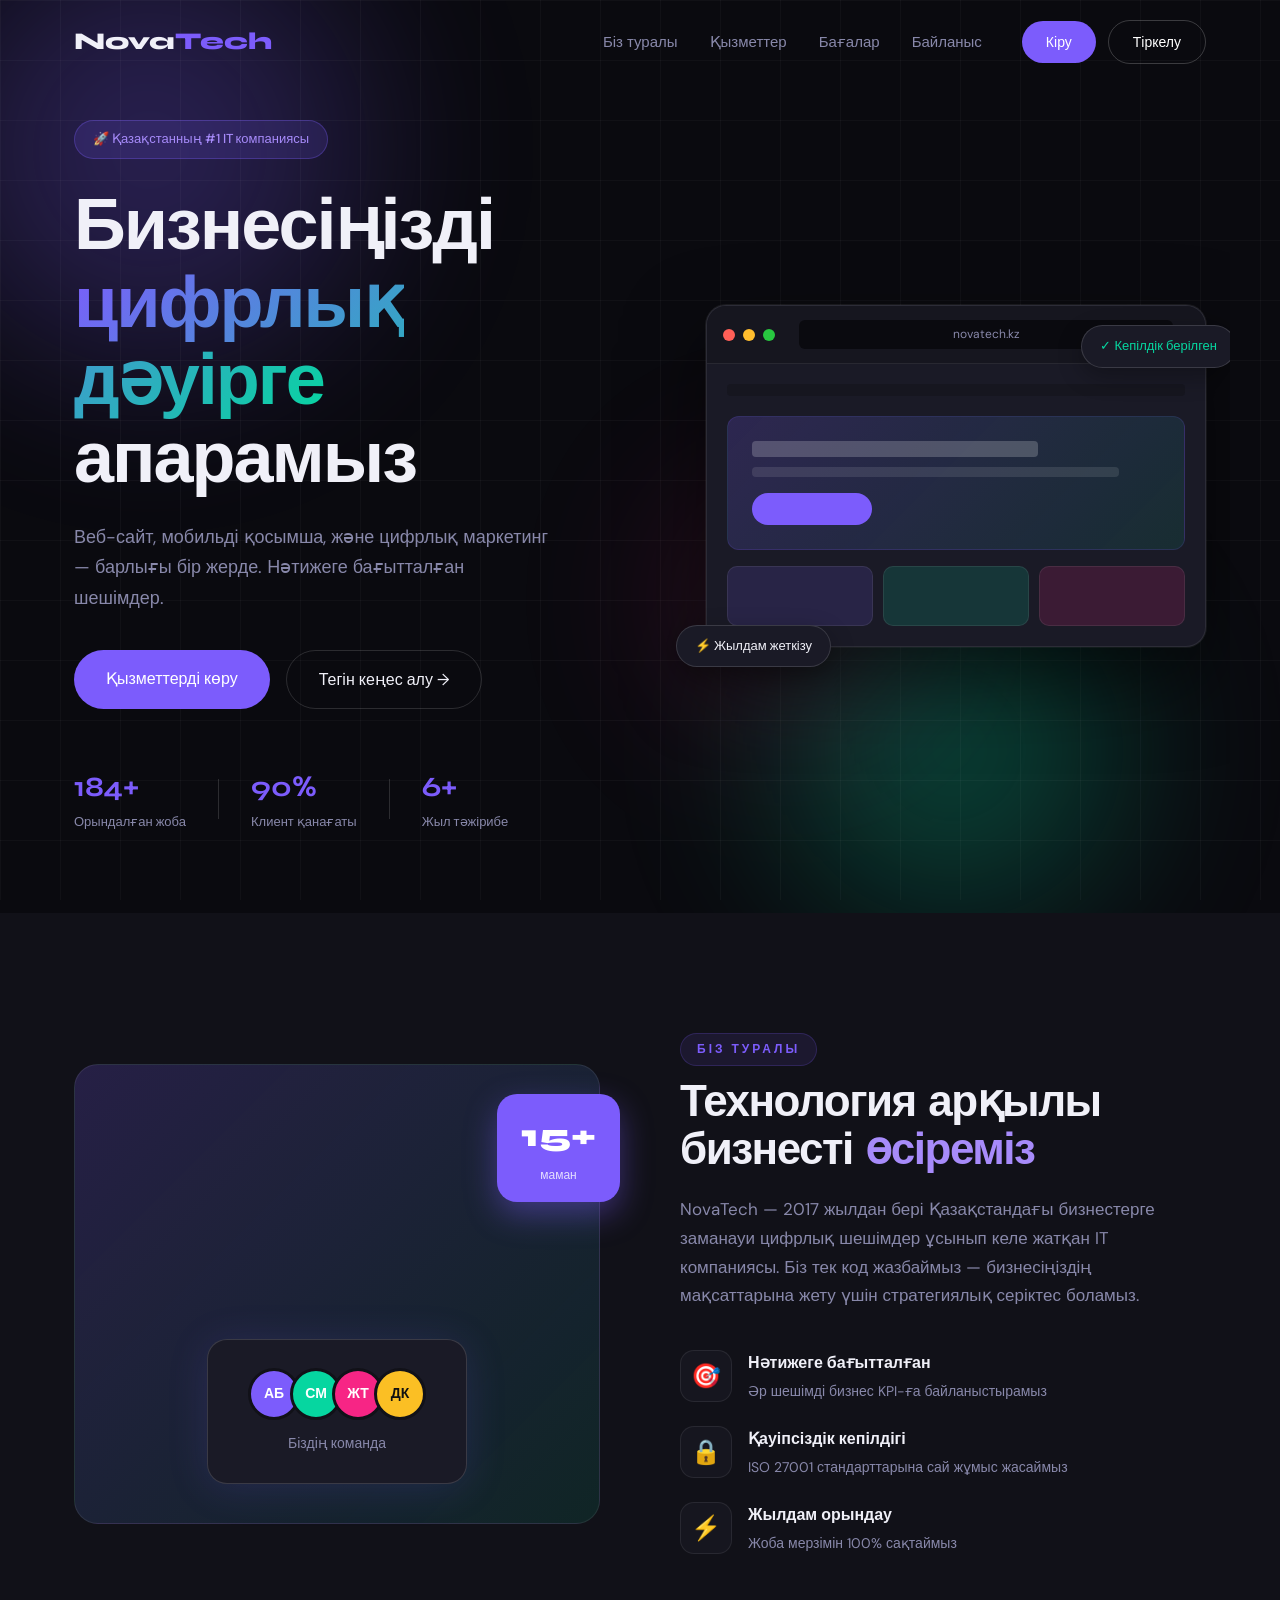
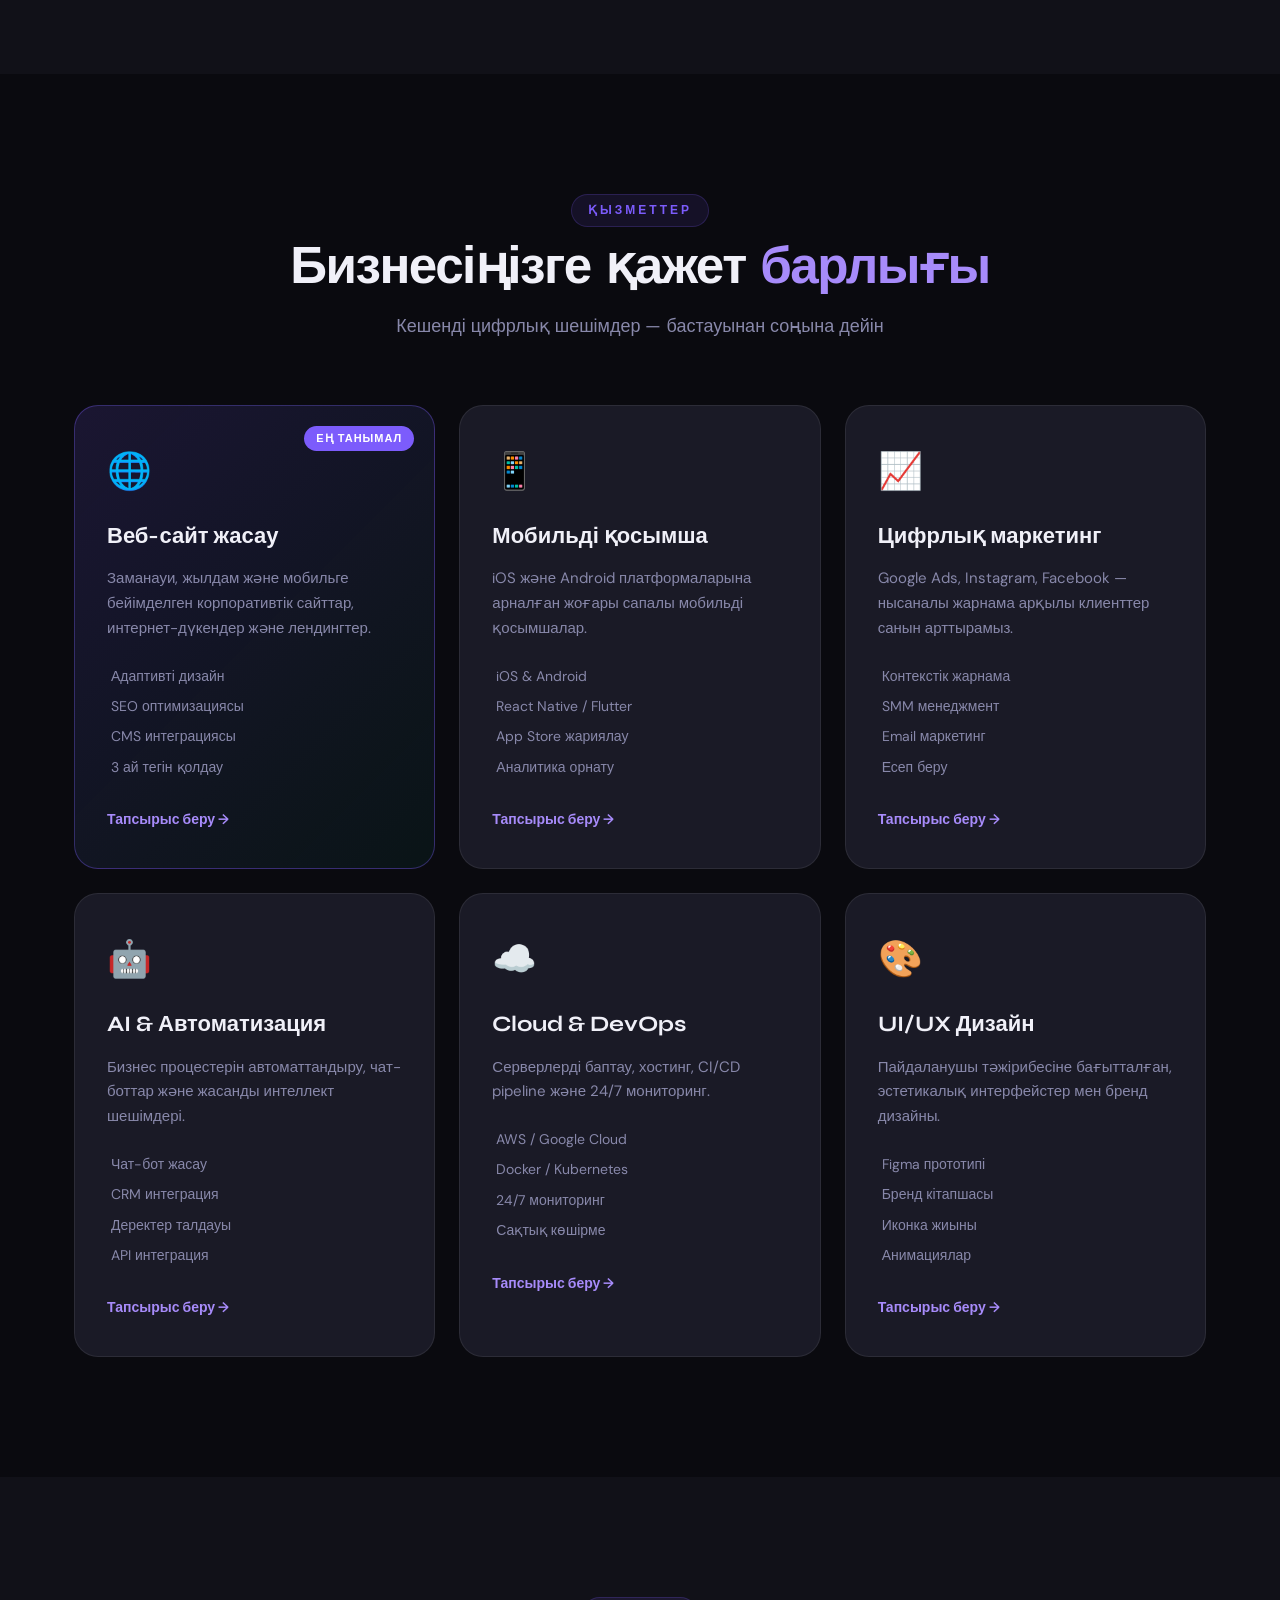
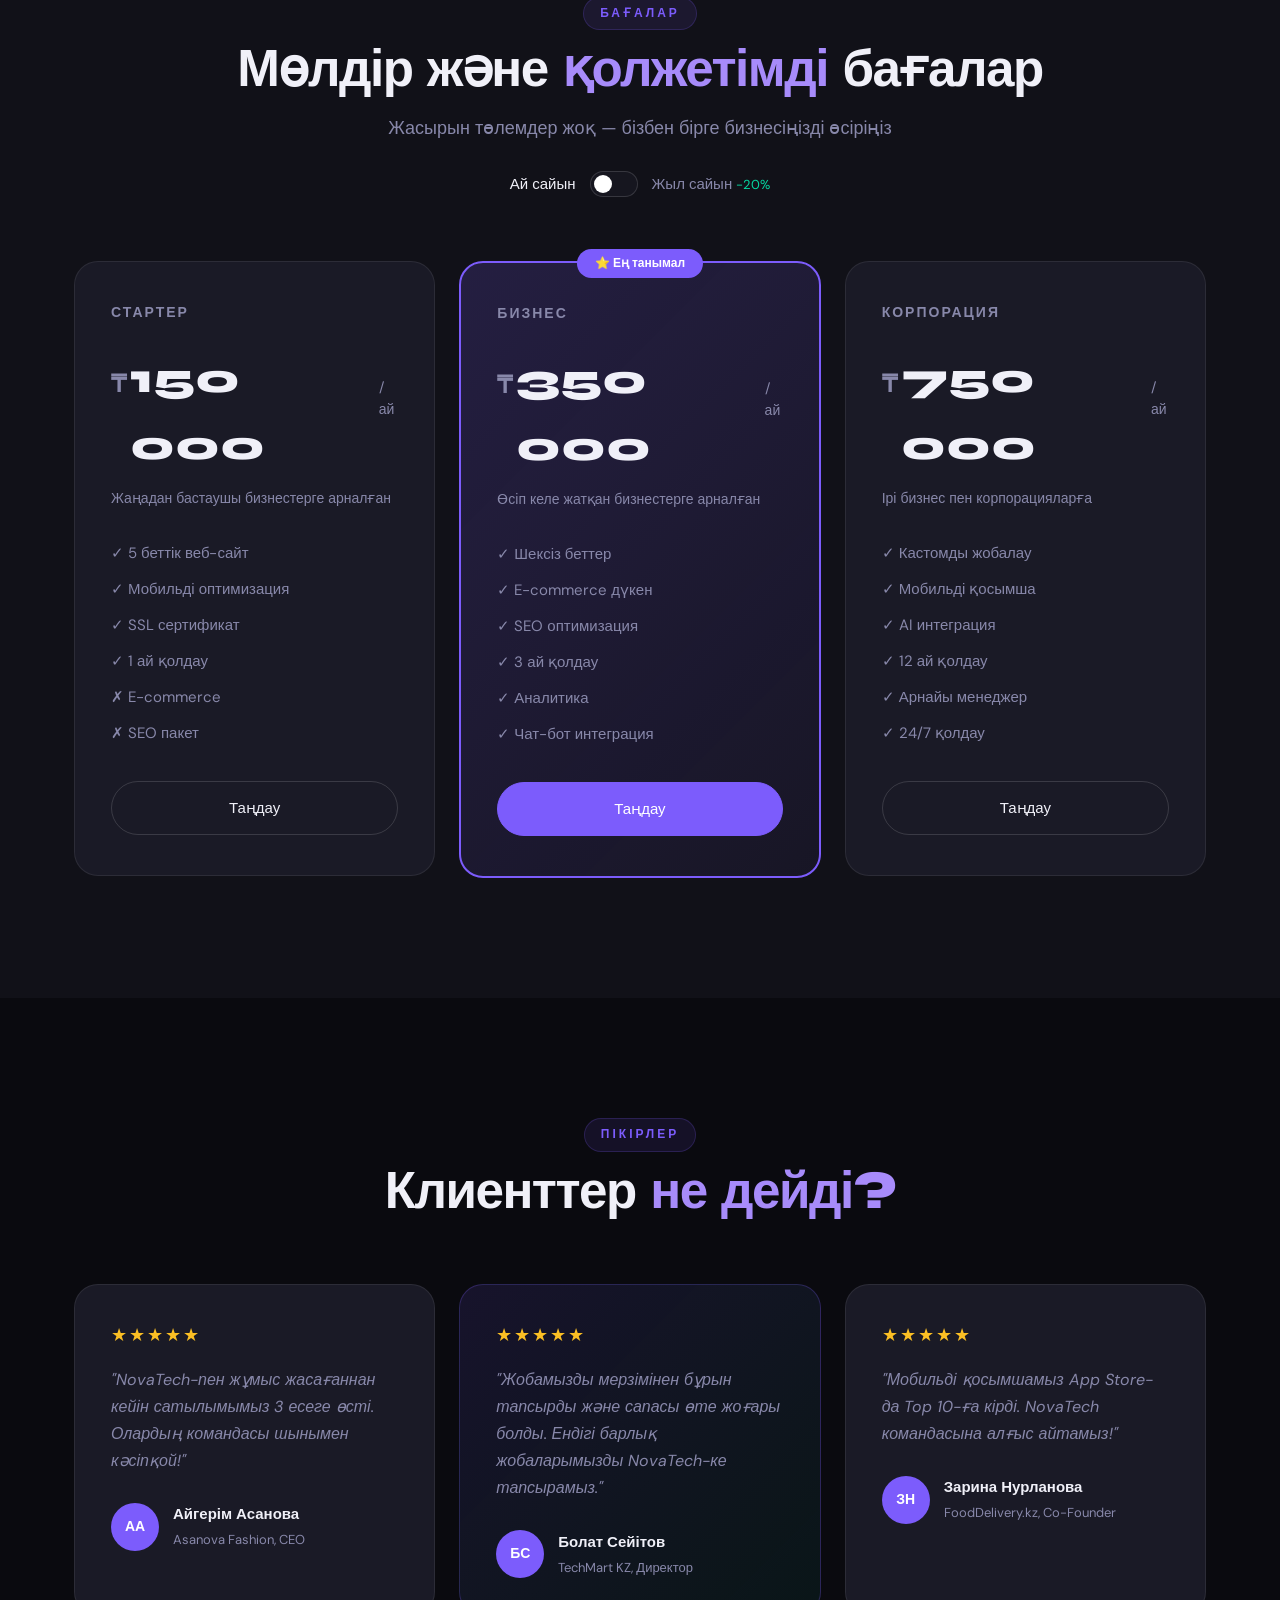
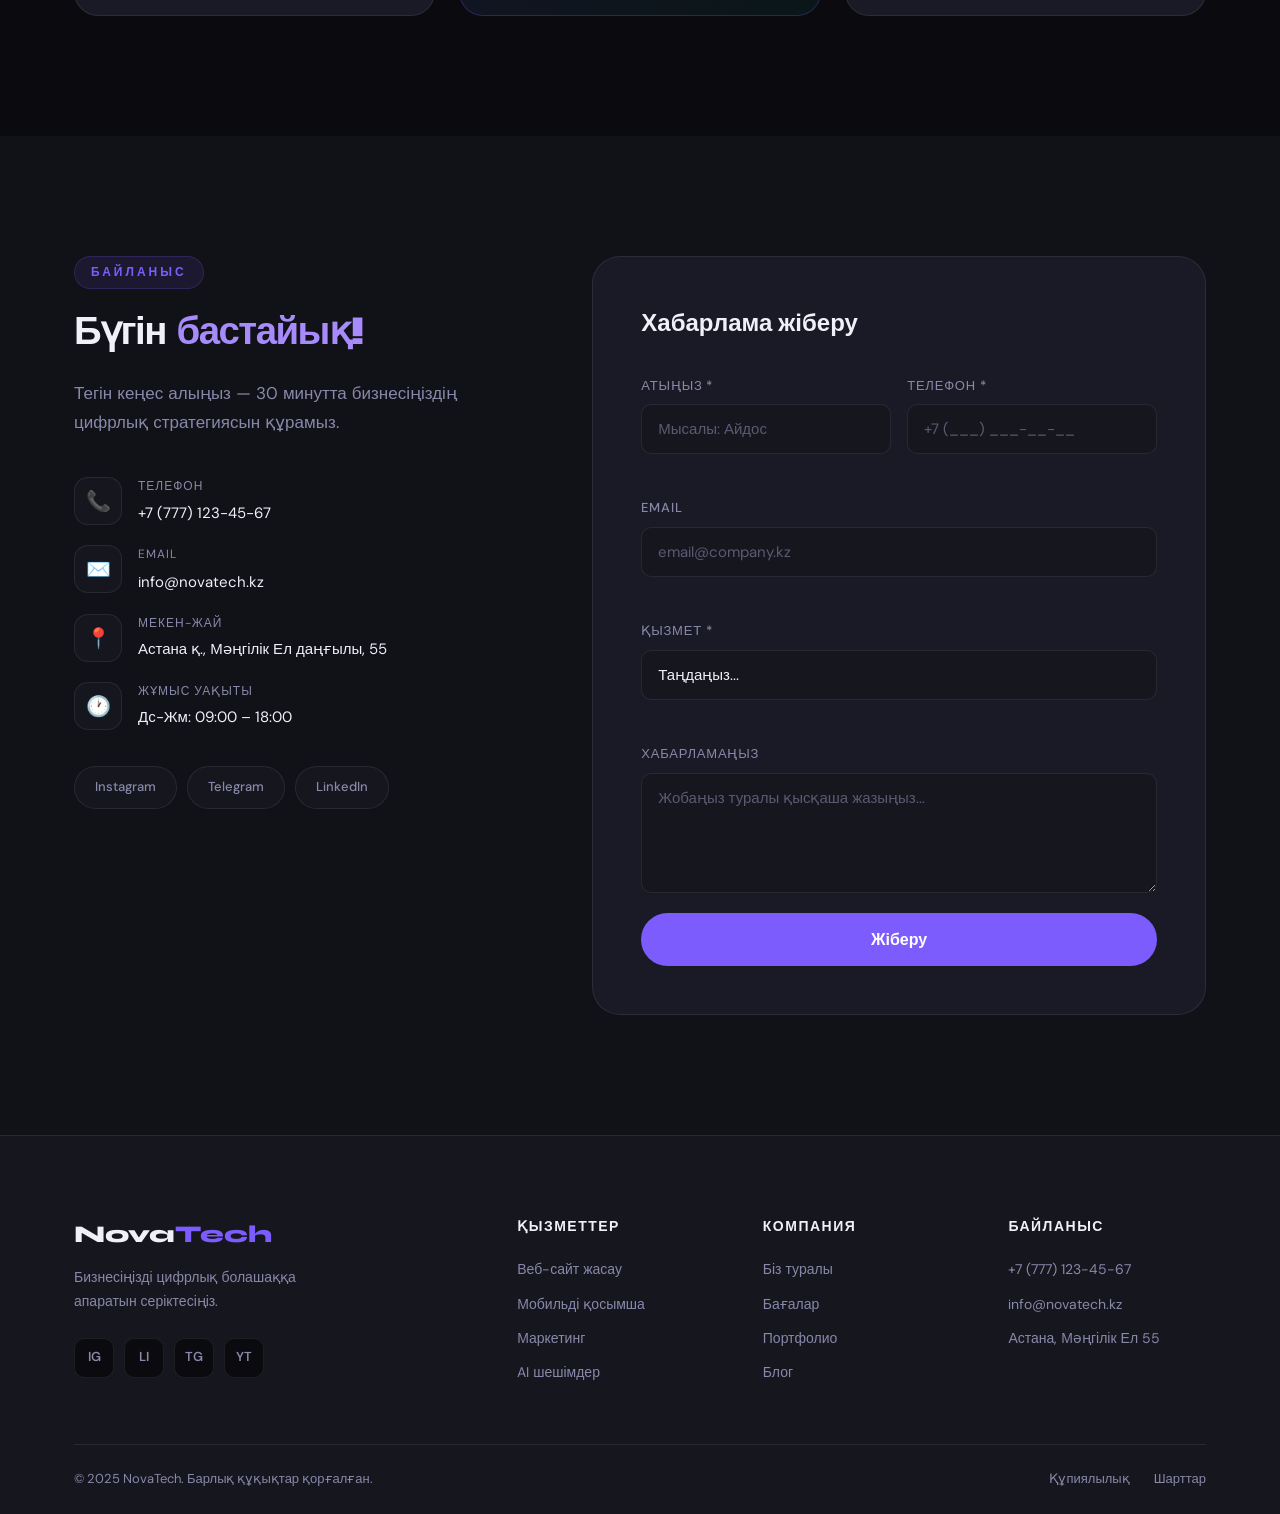
<file: index.html>
<!DOCTYPE html>
<html lang="kk">
<head>
  <meta charset="UTF-8" />
  <meta name="viewport" content="width=device-width, initial-scale=1.0" />
  <title>NovaTech — Цифрлық Шешімдер</title>
  <link rel="preconnect" href="https://fonts.googleapis.com" />
  <link href="https://fonts.googleapis.com/css2?family=Syne:wght@400;600;700;800&family=DM+Sans:ital,wght@0,300;0,400;0,500;1,300&display=swap" rel="stylesheet" />
  <link rel="stylesheet" href="style.css" />
</head>
<body>

<!-- NAV -->
<nav id="navbar">
  <div class="nav-inner">
    <a href="#" class="logo">Nova<span>Tech</span></a>
    <ul class="nav-links">
      <li><a href="#about">Біз туралы</a></li>
      <li><a href="#services">Қызметтер</a></li>
      <li><a href="#pricing">Бағалар</a></li>
      <li><a href="#contact">Байланыс</a></li>
    </ul>
    
    <!-- АВТОРИЗАЦИЯ БӨЛІМІ -->
    <div id="userSection" style="display: flex; gap: 12px; align-items: center;">
      <a href="auth.html" id="loginBtn" class="btn-nav">Кіру</a>
      <a href="register.html" id="registerBtn" class="btn-nav" style="background: transparent; border: 1px solid rgba(255,255,255,0.2);">Тіркелу</a>
      <div id="userMenu" style="display: none; gap: 12px; align-items: center;">
        <span id="userNameDisplay" style="color: #a78bfa; font-weight: 500;"></span>
        <button id="logoutBtn" class="btn-nav" style="background: transparent; border: 1px solid rgba(255,255,255,0.2); cursor: pointer;">Шығу</button>
      </div>
    </div>
    
    <button class="burger" id="burger" aria-label="Мәзір">
      <span></span><span></span><span></span>
    </button>
  </div>
  <div class="mobile-menu" id="mobileMenu">
    <a href="#about">Біз туралы</a>
    <a href="#services">Қызметтер</a>
    <a href="#pricing">Бағалар</a>
    <a href="#contact">Байланыс</a>
    <a href="auth.html" id="mobileLoginBtn">Кіру</a>
    <a href="register.html" id="mobileRegisterBtn">Тіркелу</a>
  </div>
</nav>

<!-- HERO -->
<section id="home" class="hero">
  <div class="hero-bg">
    <div class="orb orb1"></div>
    <div class="orb orb2"></div>
    <div class="orb orb3"></div>
    <div class="grid-lines"></div>
  </div>
  <div class="hero-content">
    <div class="hero-badge">🚀 Қазақстанның #1 IT компаниясы</div>
    <h1 class="hero-title">
      Бизнесіңізді<br/>
      <span class="gradient-text">цифрлық дәуірге</span><br/>
      апарамыз
    </h1>
    <p class="hero-sub">Веб-сайт, мобильді қосымша, және цифрлық маркетинг — барлығы бір жерде. Нәтижеге бағытталған шешімдер.</p>
    <div class="hero-cta">
      <a href="#services" class="btn-primary">Қызметтерді көру</a>
      <a href="#contact" class="btn-ghost">Тегін кеңес алу →</a>
    </div>
    <div class="hero-stats">
      <div class="stat"><span class="stat-num" data-target="200">0</span><span>+</span><p>Орындалған жоба</p></div>
      <div class="stat-divider"></div>
      <div class="stat"><span class="stat-num" data-target="98">0</span><span>%</span><p>Клиент қанағаты</p></div>
      <div class="stat-divider"></div>
      <div class="stat"><span class="stat-num" data-target="7">0</span><span>+</span><p>Жыл тәжірибе</p></div>
    </div>
  </div>
  <div class="hero-visual">
    <div class="mockup-window">
      <div class="mockup-bar">
        <span class="dot red"></span><span class="dot yellow"></span><span class="dot green"></span>
        <div class="mockup-url">novatech.kz</div>
      </div>
      <div class="mockup-body">
        <div class="mock-nav"></div>
        <div class="mock-hero">
          <div class="mock-title"></div>
          <div class="mock-sub"></div>
          <div class="mock-btn"></div>
        </div>
        <div class="mock-cards">
          <div class="mock-card c1"></div>
          <div class="mock-card c2"></div>
          <div class="mock-card c3"></div>
        </div>
      </div>
    </div>
    <div class="float-badge fb1">⚡ Жылдам жеткізу</div>
    <div class="float-badge fb2">✓ Кепілдік берілген</div>
  </div>
</section>

<!-- ABOUT -->
<section id="about" class="about">
  <div class="container">
    <div class="about-grid">
      <div class="about-visual">
        <div class="about-img-wrap">
          <div class="about-img-bg"></div>
          <div class="about-img-card">
            <div class="team-avatars">
              <div class="avatar a1">АБ</div>
              <div class="avatar a2">СМ</div>
              <div class="avatar a3">ЖТ</div>
              <div class="avatar a4">ДК</div>
            </div>
            <p class="team-label">Біздің команда</p>
          </div>
          <div class="about-badge-float">
            <span class="badge-num">15+</span>
            <span class="badge-txt">маман</span>
          </div>
        </div>
      </div>
      <div class="about-text">
        <div class="section-label">Біз туралы</div>
        <h2>Технология арқылы бизнесті <span class="accent">өсіреміз</span></h2>
        <p>NovaTech — 2017 жылдан бері Қазақстандағы бизнестерге заманауи цифрлық шешімдер ұсынып келе жатқан IT компаниясы. Біз тек код жазбаймыз — бизнесіңіздің мақсаттарына жету үшін стратегиялық серіктес боламыз.</p>
        <div class="about-features">
          <div class="feature-item">
            <div class="feature-icon">🎯</div>
            <div>
              <h4>Нәтижеге бағытталған</h4>
              <p>Әр шешімді бизнес KPI-ға байланыстырамыз</p>
            </div>
          </div>
          <div class="feature-item">
            <div class="feature-icon">🔒</div>
            <div>
              <h4>Қауіпсіздік кепілдігі</h4>
              <p>ISO 27001 стандарттарына сай жұмыс жасаймыз</p>
            </div>
          </div>
          <div class="feature-item">
            <div class="feature-icon">⚡</div>
            <div>
              <h4>Жылдам орындау</h4>
              <p>Жоба мерзімін 100% сақтаймыз</p>
            </div>
          </div>
        </div>
      </div>
    </div>
  </div>
</section>

<!-- SERVICES -->
<section id="services" class="services">
  <div class="container">
    <div class="section-header">
      <div class="section-label">Қызметтер</div>
      <h2>Бизнесіңізге қажет <span class="accent">барлығы</span></h2>
      <p>Кешенді цифрлық шешімдер — бастауынан соңына дейін</p>
    </div>
    <div class="services-grid">
      <div class="service-card featured">
        <div class="service-icon">🌐</div>
        <h3>Веб-сайт жасау</h3>
        <p>Заманауи, жылдам және мобильге бейімделген корпоративтік сайттар, интернет-дүкендер және лендингтер.</p>
        <ul class="service-list">
          <li>Адаптивті дизайн</li>
          <li>SEO оптимизациясы</li>
          <li>CMS интеграциясы</li>
          <li>3 ай тегін қолдау</li>
        </ul>
        <a href="#contact" class="service-btn">Тапсырыс беру →</a>
        <div class="featured-label">Ең танымал</div>
      </div>
      <div class="service-card">
        <div class="service-icon">📱</div>
        <h3>Мобильді қосымша</h3>
        <p>iOS және Android платформаларына арналған жоғары сапалы мобильді қосымшалар.</p>
        <ul class="service-list">
          <li>iOS & Android</li>
          <li>React Native / Flutter</li>
          <li>App Store жариялау</li>
          <li>Аналитика орнату</li>
        </ul>
        <a href="#contact" class="service-btn">Тапсырыс беру →</a>
      </div>
      <div class="service-card">
        <div class="service-icon">📈</div>
        <h3>Цифрлық маркетинг</h3>
        <p>Google Ads, Instagram, Facebook — нысаналы жарнама арқылы клиенттер санын арттырамыз.</p>
        <ul class="service-list">
          <li>Контекстік жарнама</li>
          <li>SMM менеджмент</li>
          <li>Email маркетинг</li>
          <li>Есеп беру</li>
        </ul>
        <a href="#contact" class="service-btn">Тапсырыс беру →</a>
      </div>
      <div class="service-card">
        <div class="service-icon">🤖</div>
        <h3>AI & Автоматизация</h3>
        <p>Бизнес процестерін автоматтандыру, чат-боттар және жасанды интеллект шешімдері.</p>
        <ul class="service-list">
          <li>Чат-бот жасау</li>
          <li>CRM интеграция</li>
          <li>Деректер талдауы</li>
          <li>API интеграция</li>
        </ul>
        <a href="#contact" class="service-btn">Тапсырыс беру →</a>
      </div>
      <div class="service-card">
        <div class="service-icon">☁️</div>
        <h3>Cloud & DevOps</h3>
        <p>Серверлерді баптау, хостинг, CI/CD pipeline және 24/7 мониторинг.</p>
        <ul class="service-list">
          <li>AWS / Google Cloud</li>
          <li>Docker / Kubernetes</li>
          <li>24/7 мониторинг</li>
          <li>Сақтық көшірме</li>
        </ul>
        <a href="#contact" class="service-btn">Тапсырыс беру →</a>
      </div>
      <div class="service-card">
        <div class="service-icon">🎨</div>
        <h3>UI/UX Дизайн</h3>
        <p>Пайдаланушы тәжірибесіне бағытталған, эстетикалық интерфейстер мен бренд дизайны.</p>
        <ul class="service-list">
          <li>Figma прототипі</li>
          <li>Бренд кітапшасы</li>
          <li>Иконка жиыны</li>
          <li>Анимациялар</li>
        </ul>
        <a href="#contact" class="service-btn">Тапсырыс беру →</a>
      </div>
    </div>
  </div>
</section>

<!-- PRICING -->
<section id="pricing" class="pricing">
  <div class="container">
    <div class="section-header">
      <div class="section-label">Бағалар</div>
      <h2>Мөлдір және <span class="accent">қолжетімді</span> бағалар</h2>
      <p>Жасырын төлемдер жоқ — бізбен бірге бизнесіңізді өсіріңіз</p>
      <div class="pricing-toggle">
        <span id="toggleMonthly" class="toggle-opt active">Ай сайын</span>
        <div class="toggle-switch" id="toggleSwitch">
          <div class="toggle-knob"></div>
        </div>
        <span id="toggleYearly" class="toggle-opt">Жыл сайын <em>-20%</em></span>
      </div>
    </div>
    <div class="pricing-grid">
      <div class="price-card">
        <div class="price-tier">Стартер</div>
        <div class="price-amount">
          <span class="currency">₸</span>
          <span class="price-num monthly-price">150 000</span>
          <span class="price-num yearly-price" style="display:none">120 000</span>
          <span class="price-period">/ай</span>
        </div>
        <p class="price-desc">Жаңадан бастаушы бизнестерге арналған</p>
        <ul class="price-features">
          <li>✓ 5 беттік веб-сайт</li>
          <li>✓ Мобильді оптимизация</li>
          <li>✓ SSL сертификат</li>
          <li>✓ 1 ай қолдау</li>
          <li>✗ E-commerce</li>
          <li>✗ SEO пакет</li>
        </ul>
        <a href="#contact" class="btn-price">Таңдау</a>
      </div>
      <div class="price-card popular">
        <div class="popular-badge">⭐ Ең танымал</div>
        <div class="price-tier">Бизнес</div>
        <div class="price-amount">
          <span class="currency">₸</span>
          <span class="price-num monthly-price">350 000</span>
          <span class="price-num yearly-price" style="display:none">280 000</span>
          <span class="price-period">/ай</span>
        </div>
        <p class="price-desc">Өсіп келе жатқан бизнестерге арналған</p>
        <ul class="price-features">
          <li>✓ Шексіз беттер</li>
          <li>✓ E-commerce дүкен</li>
          <li>✓ SEO оптимизация</li>
          <li>✓ 3 ай қолдау</li>
          <li>✓ Аналитика</li>
          <li>✓ Чат-бот интеграция</li>
        </ul>
        <a href="#contact" class="btn-price popular-btn">Таңдау</a>
      </div>
      <div class="price-card">
        <div class="price-tier">Корпорация</div>
        <div class="price-amount">
          <span class="currency">₸</span>
          <span class="price-num monthly-price">750 000</span>
          <span class="price-num yearly-price" style="display:none">600 000</span>
          <span class="price-period">/ай</span>
        </div>
        <p class="price-desc">Ірі бизнес пен корпорацияларға</p>
        <ul class="price-features">
          <li>✓ Кастомды жобалау</li>
          <li>✓ Мобильді қосымша</li>
          <li>✓ AI интеграция</li>
          <li>✓ 12 ай қолдау</li>
          <li>✓ Арнайы менеджер</li>
          <li>✓ 24/7 қолдау</li>
        </ul>
        <a href="#contact" class="btn-price">Таңдау</a>
      </div>
    </div>
  </div>
</section>

<!-- TESTIMONIALS -->
<section class="testimonials">
  <div class="container">
    <div class="section-header">
      <div class="section-label">Пікірлер</div>
      <h2>Клиенттер <span class="accent">не дейді?</span></h2>
    </div>
    <div class="testi-grid">
      <div class="testi-card">
        <div class="stars">★★★★★</div>
        <p>"NovaTech-пен жұмыс жасағаннан кейін сатылымымыз 3 есеге өсті. Олардың командасы шынымен кәсіпқой!"</p>
        <div class="testi-author">
          <div class="testi-avatar">АА</div>
          <div>
            <strong>Айгерім Асанова</strong>
            <span>Asanova Fashion, CEO</span>
          </div>
        </div>
      </div>
      <div class="testi-card featured-testi">
        <div class="stars">★★★★★</div>
        <p>"Жобамызды мерзімінен бұрын тапсырды және сапасы өте жоғары болды. Ендігі барлық жобаларымызды NovaTech-ке тапсырамыз."</p>
        <div class="testi-author">
          <div class="testi-avatar">БС</div>
          <div>
            <strong>Болат Сейітов</strong>
            <span>TechMart KZ, Директор</span>
          </div>
        </div>
      </div>
      <div class="testi-card">
        <div class="stars">★★★★★</div>
        <p>"Мобильді қосымшамыз App Store-да Top 10-ға кірді. NovaTech командасына алғыс айтамыз!"</p>
        <div class="testi-author">
          <div class="testi-avatar">ЗН</div>
          <div>
            <strong>Зарина Нурланова</strong>
            <span>FoodDelivery.kz, Co-Founder</span>
          </div>
        </div>
      </div>
    </div>
  </div>
</section>

<!-- CONTACT -->
<section id="contact" class="contact">
  <div class="container">
    <div class="contact-grid">
      <div class="contact-info">
        <div class="section-label">Байланыс</div>
        <h2>Бүгін <span class="accent">бастайық!</span></h2>
        <p>Тегін кеңес алыңыз — 30 минутта бизнесіңіздің цифрлық стратегиясын құрамыз.</p>
        <div class="contact-details">
          <div class="contact-item">
            <div class="contact-icon">📞</div>
            <div>
              <span>Телефон</span>
              <a href="tel:+77771234567">+7 (777) 123-45-67</a>
            </div>
          </div>
          <div class="contact-item">
            <div class="contact-icon">✉️</div>
            <div>
              <span>Email</span>
              <a href="mailto:info@novatech.kz">info@novatech.kz</a>
            </div>
          </div>
          <div class="contact-item">
            <div class="contact-icon">📍</div>
            <div>
              <span>Мекен-жай</span>
              <p>Астана қ., Мәңгілік Ел даңғылы, 55</p>
            </div>
          </div>
          <div class="contact-item">
            <div class="contact-icon">🕐</div>
            <div>
              <span>Жұмыс уақыты</span>
              <p>Дс-Жм: 09:00 – 18:00</p>
            </div>
          </div>
        </div>
        <div class="social-links">
          <a href="https://www.instagram.com/sanzhar_713?igsh=NGdhOTlicms4aTho" target="_blank" rel="noopener" class="social-btn">Instagram</a>
          <a href="https://t.me/Sanzharsoska" target="_blank" rel="noopener" class="social-btn">Telegram</a>
          <a href="#" class="social-btn">LinkedIn</a>
        </div>
      </div>
      <div class="contact-form-wrap">
        <form class="contact-form" id="contactForm" novalidate>
          <h3>Хабарлама жіберу</h3>
          <div class="form-row">
            <div class="form-group">
              <label>Атыңыз *</label>
              <input type="text" id="name" placeholder="Мысалы: Айдос" required />
              <span class="err" id="nameErr"></span>
            </div>
            <div class="form-group">
              <label>Телефон *</label>
              <input type="tel" id="phone" placeholder="+7 (___) ___-__-__" required />
              <span class="err" id="phoneErr"></span>
            </div>
          </div>
          <div class="form-group">
            <label>Email</label>
            <input type="email" id="email" placeholder="email@company.kz" />
            <span class="err" id="emailErr"></span>
          </div>
          <div class="form-group">
            <label>Қызмет *</label>
            <select id="service" required>
              <option value="">Таңдаңыз...</option>
              <option>Веб-сайт жасау</option>
              <option>Мобильді қосымша</option>
              <option>Цифрлық маркетинг</option>
              <option>AI & Автоматизация</option>
              <option>Cloud & DevOps</option>
              <option>UI/UX Дизайн</option>
              <option>Басқа</option>
            </select>
            <span class="err" id="serviceErr"></span>
          </div>
          <div class="form-group">
            <label>Хабарламаңыз</label>
            <textarea id="message" rows="4" placeholder="Жобаңыз туралы қысқаша жазыңыз..."></textarea>
          </div>
          <button type="submit" class="btn-submit" id="submitBtn">
            <span id="btnText">Жіберу</span>
            <span id="btnLoader" style="display:none">Жіберілуде...</span>
          </button>
          <div class="form-success" id="formSuccess">
            <div class="success-icon">✓</div>
            <h4>Хабарламаңыз жіберілді!</h4>
            <p>Жақын арада сізбен хабарласамыз.</p>
          </div>
        </form>
      </div>
    </div>
  </div>
</section>

<!-- FOOTER -->
<footer class="footer">
  <div class="container">
    <div class="footer-grid">
      <div class="footer-brand">
        <a href="#" class="logo">Nova<span>Tech</span></a>
        <p>Бизнесіңізді цифрлық болашаққа апаратын серіктесіңіз.</p>
        <div class="footer-socials">
          <a href="#">IG</a>
          <a href="#">LI</a>
          <a href="#">TG</a>
          <a href="#">YT</a>
        </div>
      </div>
      <div class="footer-col">
        <h4>Қызметтер</h4>
        <ul>
          <li><a href="#services">Веб-сайт жасау</a></li>
          <li><a href="#services">Мобильді қосымша</a></li>
          <li><a href="#services">Маркетинг</a></li>
          <li><a href="#services">AI шешімдер</a></li>
        </ul>
      </div>
      <div class="footer-col">
        <h4>Компания</h4>
        <ul>
          <li><a href="#about">Біз туралы</a></li>
          <li><a href="#pricing">Бағалар</a></li>
          <li><a href="#">Портфолио</a></li>
          <li><a href="#">Блог</a></li>
        </ul>
      </div>
      <div class="footer-col">
        <h4>Байланыс</h4>
        <ul>
          <li><a href="tel:+77771234567">+7 (777) 123-45-67</a></li>
          <li><a href="mailto:info@novatech.kz">info@novatech.kz</a></li>
          <li>Астана, Мәңгілік Ел 55</li>
        </ul>
      </div>
    </div>
    <div class="footer-bottom">
      <p>© 2025 NovaTech. Барлық құқықтар қорғалған.</p>
      <div>
        <a href="#">Құпиялылық</a>
        <a href="#">Шарттар</a>
      </div>
    </div>
  </div>
</footer>

<!-- Scroll to top -->
<button class="scroll-top" id="scrollTop" aria-label="Жоғарыға">↑</button>

<script src="script.js"></script>

<!-- СЕССИЯ БАСҚАРУ (АВТОРИЗАЦИЯ) -->
<script>
  function updateAuthUI() {
    const isLoggedIn = localStorage.getItem('novatech_logged_in') === 'true';
    const userData = localStorage.getItem('novatech_user');
    
    const loginBtn = document.getElementById('loginBtn');
    const registerBtn = document.getElementById('registerBtn');
    const userMenu = document.getElementById('userMenu');
    const userNameDisplay = document.getElementById('userNameDisplay');
    const mobileLoginBtn = document.getElementById('mobileLoginBtn');
    const mobileRegisterBtn = document.getElementById('mobileRegisterBtn');
    
    if (isLoggedIn && userData) {
      const user = JSON.parse(userData);
      if (loginBtn) loginBtn.style.display = 'none';
      if (registerBtn) registerBtn.style.display = 'none';
      if (userMenu) userMenu.style.display = 'flex';
      if (userNameDisplay) userNameDisplay.textContent = user.username || user.email;
      if (mobileLoginBtn) mobileLoginBtn.style.display = 'none';
      if (mobileRegisterBtn) mobileRegisterBtn.style.display = 'none';
    } else {
      if (loginBtn) loginBtn.style.display = 'inline-block';
      if (registerBtn) registerBtn.style.display = 'inline-block';
      if (userMenu) userMenu.style.display = 'none';
      if (mobileLoginBtn) mobileLoginBtn.style.display = 'block';
      if (mobileRegisterBtn) mobileRegisterBtn.style.display = 'block';
    }
  }
  
  function logout() {
    localStorage.removeItem('novatech_logged_in');
    localStorage.removeItem('novatech_user');
    window.location.reload();
  }
  
  document.addEventListener('DOMContentLoaded', () => {
    updateAuthUI();
    const logoutBtn = document.getElementById('logoutBtn');
    if (logoutBtn) logoutBtn.addEventListener('click', logout);
  });
</script>

</body>
</html>
</file>
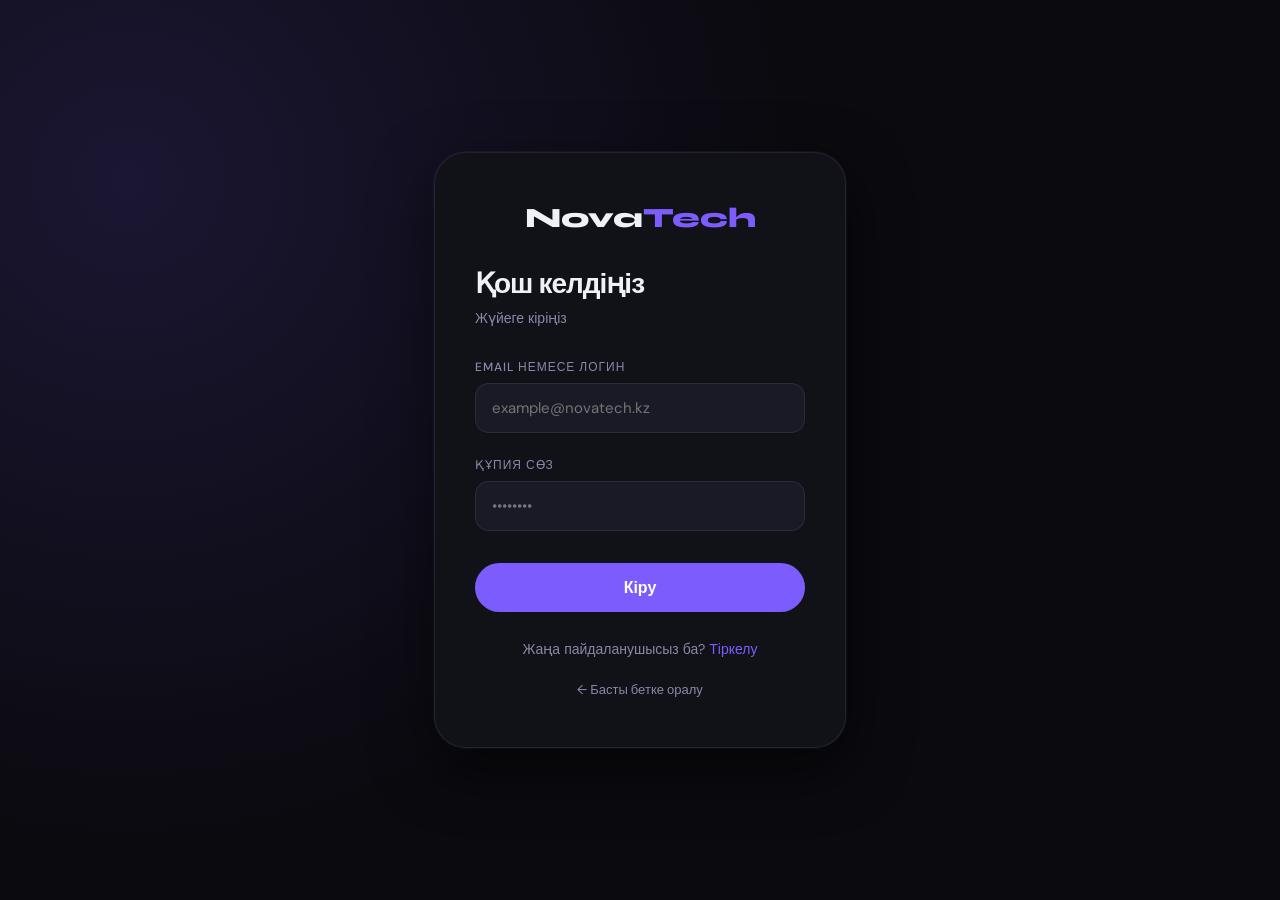
<file: auth.htm>
<!DOCTYPE html>
<html lang="kk">
<head>
  <meta charset="UTF-8">
  <meta name="viewport" content="width=device-width, initial-scale=1.0">
  <title>Кіру - NovaTech</title>
  <link rel="preconnect" href="https://fonts.googleapis.com">
  <link href="https://fonts.googleapis.com/css2?family=Syne:wght@400;600;700;800&family=DM+Sans:wght@300;400;500&display=swap" rel="stylesheet">
  <style>
    * {
      margin: 0;
      padding: 0;
      box-sizing: border-box;
    }

    body {
      font-family: 'DM Sans', sans-serif;
      background: #0a0a0f;
      color: #f0f0f8;
      min-height: 100vh;
      display: flex;
      align-items: center;
      justify-content: center;
      background-image: radial-gradient(circle at 10% 20%, rgba(124,92,252,0.15) 0%, transparent 50%);
    }

    .auth-container {
      width: 100%;
      max-width: 460px;
      padding: 24px;
    }

    .auth-card {
      background: #111118;
      border: 1px solid rgba(255,255,255,0.08);
      border-radius: 32px;
      padding: 48px 40px;
      backdrop-filter: blur(10px);
      box-shadow: 0 20px 60px rgba(0,0,0,0.5), 0 0 0 1px rgba(124,92,252,0.1);
    }

    .logo {
      font-family: 'Syne', sans-serif;
      font-size: 28px;
      font-weight: 800;
      text-align: center;
      margin-bottom: 32px;
      display: block;
      color: #f0f0f8;
      text-decoration: none;
    }

    .logo span {
      color: #7c5cfc;
    }

    h2 {
      font-family: 'Syne', sans-serif;
      font-size: 28px;
      font-weight: 700;
      margin-bottom: 8px;
      letter-spacing: -1px;
    }

    .sub {
      color: #8888aa;
      font-size: 14px;
      margin-bottom: 32px;
    }

    .form-group {
      margin-bottom: 24px;
    }

    label {
      display: block;
      font-size: 12px;
      font-weight: 500;
      text-transform: uppercase;
      letter-spacing: 1px;
      color: #8888aa;
      margin-bottom: 8px;
    }

    input {
      width: 100%;
      padding: 14px 16px;
      background: #1a1a26;
      border: 1px solid rgba(255,255,255,0.08);
      border-radius: 14px;
      font-family: 'DM Sans', sans-serif;
      font-size: 15px;
      color: #f0f0f8;
      transition: all 0.3s;
      outline: none;
    }

    input:focus {
      border-color: #7c5cfc;
      box-shadow: 0 0 0 3px rgba(124,92,252,0.2);
    }

    input.invalid {
      border-color: #f72585;
    }

    .error {
      color: #f72585;
      font-size: 12px;
      margin-top: 6px;
      display: block;
    }

    .btn-login {
      width: 100%;
      padding: 14px;
      background: #7c5cfc;
      border: none;
      border-radius: 40px;
      font-family: 'DM Sans', sans-serif;
      font-size: 16px;
      font-weight: 600;
      color: white;
      cursor: pointer;
      transition: all 0.3s;
      margin-top: 8px;
    }

    .btn-login:hover {
      background: #a78bfa;
      transform: translateY(-2px);
      box-shadow: 0 8px 24px rgba(124,92,252,0.4);
    }

    .register-link {
      text-align: center;
      margin-top: 28px;
      font-size: 14px;
      color: #8888aa;
    }

    .register-link a {
      color: #7c5cfc;
      text-decoration: none;
      font-weight: 500;
    }

    .register-link a:hover {
      text-decoration: underline;
    }

    .back-link {
      text-align: center;
      margin-top: 20px;
    }

    .back-link a {
      color: #8888aa;
      font-size: 13px;
      text-decoration: none;
    }

    .back-link a:hover {
      color: #f0f0f8;
    }
  </style>
</head>
<body>
<div class="auth-container">
  <div class="auth-card">
    <a href="index.html" class="logo">Nova<span>Tech</span></a>
    <h2>Қош келдіңіз</h2>
    <p class="sub">Жүйеге кіріңіз</p>

    <form id="loginForm">
      <div class="form-group">
        <label>Email немесе Логин</label>
        <input type="text" id="loginUsername" placeholder="example@novatech.kz">
        <span class="error" id="userError"></span>
      </div>

      <div class="form-group">
        <label>Құпия сөз</label>
        <input type="password" id="loginPassword" placeholder="••••••••">
        <span class="error" id="passError"></span>
      </div>

      <button type="submit" class="btn-login">Кіру</button>
    </form>

    <div class="register-link">
      Жаңа пайдаланушысыз ба? <a href="register.html">Тіркелу</a>
    </div>
    <div class="back-link">
      <a href="index.html">← Басты бетке оралу</a>
    </div>
  </div>
</div>

<script>
  const loginForm = document.getElementById('loginForm');
  const loginUsername = document.getElementById('loginUsername');
  const loginPassword = document.getElementById('loginPassword');
  const userError = document.getElementById('userError');
  const passError = document.getElementById('passError');

  // Кіріс функциясы
  function handleLogin(e) {
    e.preventDefault();

    let isValid = true;
    userError.textContent = '';
    passError.textContent = '';
    loginUsername.classList.remove('invalid');
    loginPassword.classList.remove('invalid');

    const username = loginUsername.value.trim();
    const password = loginPassword.value.trim();

    if (!username) {
      userError.textContent = 'Email немесе логинді енгізіңіз';
      loginUsername.classList.add('invalid');
      isValid = false;
    }

    if (!password) {
      passError.textContent = 'Құпия сөзді енгізіңіз';
      loginPassword.classList.add('invalid');
      isValid = false;
    }

    if (!isValid) return;

    // localStorage-дан пайдаланушыларды алу
    const users = JSON.parse(localStorage.getItem('novatech_users') || '[]');

    const foundUser = users.find(user => 
      (user.email === username || user.username === username) && user.password === password
    );

    if (foundUser) {
      // Сәтті кіру
      localStorage.setItem('novatech_logged_in', 'true');
      localStorage.setItem('novatech_user', JSON.stringify({
        username: foundUser.username,
        email: foundUser.email
      }));
      window.location.href = 'index.html';
    } else {
      passError.textContent = 'Email немесе құпия сөз қате';
      loginPassword.classList.add('invalid');
      loginUsername.classList.add('invalid');
    }
  }

  loginForm.addEventListener('submit', handleLogin);
</script>
</body>
</html>
</file>
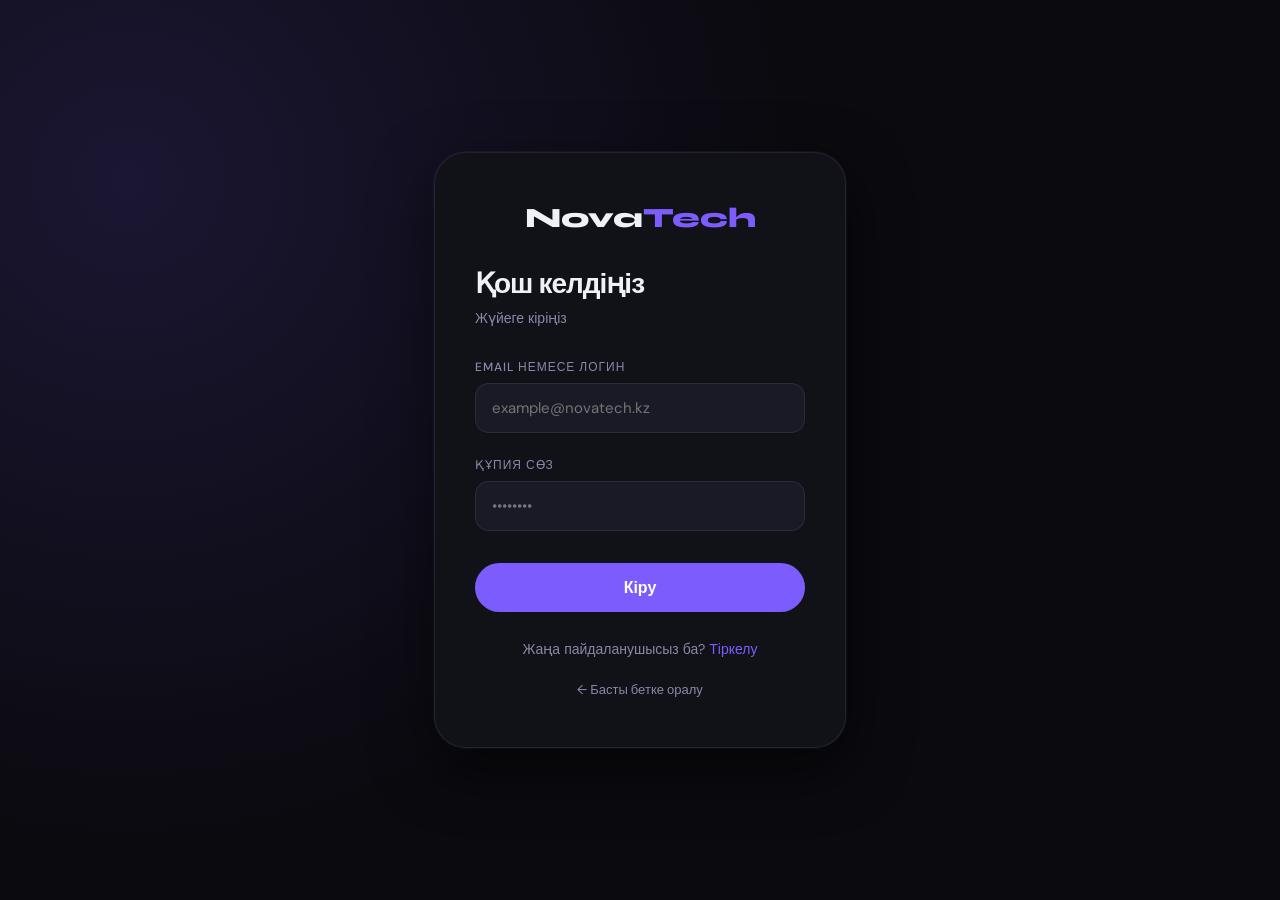
<file: auth.html>
<!DOCTYPE html>
<html lang="kk">
<head>
  <meta charset="UTF-8">
  <meta name="viewport" content="width=device-width, initial-scale=1.0">
  <title>Кіру - NovaTech</title>
  <link rel="preconnect" href="https://fonts.googleapis.com">
  <link href="https://fonts.googleapis.com/css2?family=Syne:wght@400;600;700;800&family=DM+Sans:wght@300;400;500&display=swap" rel="stylesheet">
  <style>
    * {
      margin: 0;
      padding: 0;
      box-sizing: border-box;
    }

    body {
      font-family: 'DM Sans', sans-serif;
      background: #0a0a0f;
      color: #f0f0f8;
      min-height: 100vh;
      display: flex;
      align-items: center;
      justify-content: center;
      background-image: radial-gradient(circle at 10% 20%, rgba(124,92,252,0.15) 0%, transparent 50%);
    }

    .auth-container {
      width: 100%;
      max-width: 460px;
      padding: 24px;
    }

    .auth-card {
      background: #111118;
      border: 1px solid rgba(255,255,255,0.08);
      border-radius: 32px;
      padding: 48px 40px;
      backdrop-filter: blur(10px);
      box-shadow: 0 20px 60px rgba(0,0,0,0.5), 0 0 0 1px rgba(124,92,252,0.1);
    }

    .logo {
      font-family: 'Syne', sans-serif;
      font-size: 28px;
      font-weight: 800;
      text-align: center;
      margin-bottom: 32px;
      display: block;
      color: #f0f0f8;
      text-decoration: none;
    }

    .logo span {
      color: #7c5cfc;
    }

    h2 {
      font-family: 'Syne', sans-serif;
      font-size: 28px;
      font-weight: 700;
      margin-bottom: 8px;
      letter-spacing: -1px;
    }

    .sub {
      color: #8888aa;
      font-size: 14px;
      margin-bottom: 32px;
    }

    .form-group {
      margin-bottom: 24px;
    }

    label {
      display: block;
      font-size: 12px;
      font-weight: 500;
      text-transform: uppercase;
      letter-spacing: 1px;
      color: #8888aa;
      margin-bottom: 8px;
    }

    input {
      width: 100%;
      padding: 14px 16px;
      background: #1a1a26;
      border: 1px solid rgba(255,255,255,0.08);
      border-radius: 14px;
      font-family: 'DM Sans', sans-serif;
      font-size: 15px;
      color: #f0f0f8;
      transition: all 0.3s;
      outline: none;
    }

    input:focus {
      border-color: #7c5cfc;
      box-shadow: 0 0 0 3px rgba(124,92,252,0.2);
    }

    input.invalid {
      border-color: #f72585;
    }

    .error {
      color: #f72585;
      font-size: 12px;
      margin-top: 6px;
      display: block;
    }

    .btn-login {
      width: 100%;
      padding: 14px;
      background: #7c5cfc;
      border: none;
      border-radius: 40px;
      font-family: 'DM Sans', sans-serif;
      font-size: 16px;
      font-weight: 600;
      color: white;
      cursor: pointer;
      transition: all 0.3s;
      margin-top: 8px;
    }

    .btn-login:hover {
      background: #a78bfa;
      transform: translateY(-2px);
      box-shadow: 0 8px 24px rgba(124,92,252,0.4);
    }

    .register-link {
      text-align: center;
      margin-top: 28px;
      font-size: 14px;
      color: #8888aa;
    }

    .register-link a {
      color: #7c5cfc;
      text-decoration: none;
      font-weight: 500;
    }

    .register-link a:hover {
      text-decoration: underline;
    }

    .back-link {
      text-align: center;
      margin-top: 20px;
    }

    .back-link a {
      color: #8888aa;
      font-size: 13px;
      text-decoration: none;
    }

    .back-link a:hover {
      color: #f0f0f8;
    }
  </style>
</head>
<body>
<div class="auth-container">
  <div class="auth-card">
    <a href="index.html" class="logo">Nova<span>Tech</span></a>
    <h2>Қош келдіңіз</h2>
    <p class="sub">Жүйеге кіріңіз</p>

    <form id="loginForm">
      <div class="form-group">
        <label>Email немесе Логин</label>
        <input type="text" id="loginUsername" placeholder="example@novatech.kz">
        <span class="error" id="userError"></span>
      </div>

      <div class="form-group">
        <label>Құпия сөз</label>
        <input type="password" id="loginPassword" placeholder="••••••••">
        <span class="error" id="passError"></span>
      </div>

      <button type="submit" class="btn-login">Кіру</button>
    </form>

    <div class="register-link">
      Жаңа пайдаланушысыз ба? <a href="register.html">Тіркелу</a>
    </div>
    <div class="back-link">
      <a href="index.html">← Басты бетке оралу</a>
    </div>
  </div>
</div>

<script>
  const loginForm = document.getElementById('loginForm');
  const loginUsername = document.getElementById('loginUsername');
  const loginPassword = document.getElementById('loginPassword');
  const userError = document.getElementById('userError');
  const passError = document.getElementById('passError');

  // Кіріс функциясы
  function handleLogin(e) {
    e.preventDefault();

    let isValid = true;
    userError.textContent = '';
    passError.textContent = '';
    loginUsername.classList.remove('invalid');
    loginPassword.classList.remove('invalid');

    const username = loginUsername.value.trim();
    const password = loginPassword.value.trim();

    if (!username) {
      userError.textContent = 'Email немесе логинді енгізіңіз';
      loginUsername.classList.add('invalid');
      isValid = false;
    }

    if (!password) {
      passError.textContent = 'Құпия сөзді енгізіңіз';
      loginPassword.classList.add('invalid');
      isValid = false;
    }

    if (!isValid) return;

    // localStorage-дан пайдаланушыларды алу
    const users = JSON.parse(localStorage.getItem('novatech_users') || '[]');

    const foundUser = users.find(user => 
      (user.email === username || user.username === username) && user.password === password
    );

    if (foundUser) {
      // Сәтті кіру
      localStorage.setItem('novatech_logged_in', 'true');
      localStorage.setItem('novatech_user', JSON.stringify({
        username: foundUser.username,
        email: foundUser.email
      }));
      window.location.href = 'index.html';
    } else {
      passError.textContent = 'Email немесе құпия сөз қате';
      loginPassword.classList.add('invalid');
      loginUsername.classList.add('invalid');
    }
  }

  loginForm.addEventListener('submit', handleLogin);
</script>
</body>
</html>
</file>
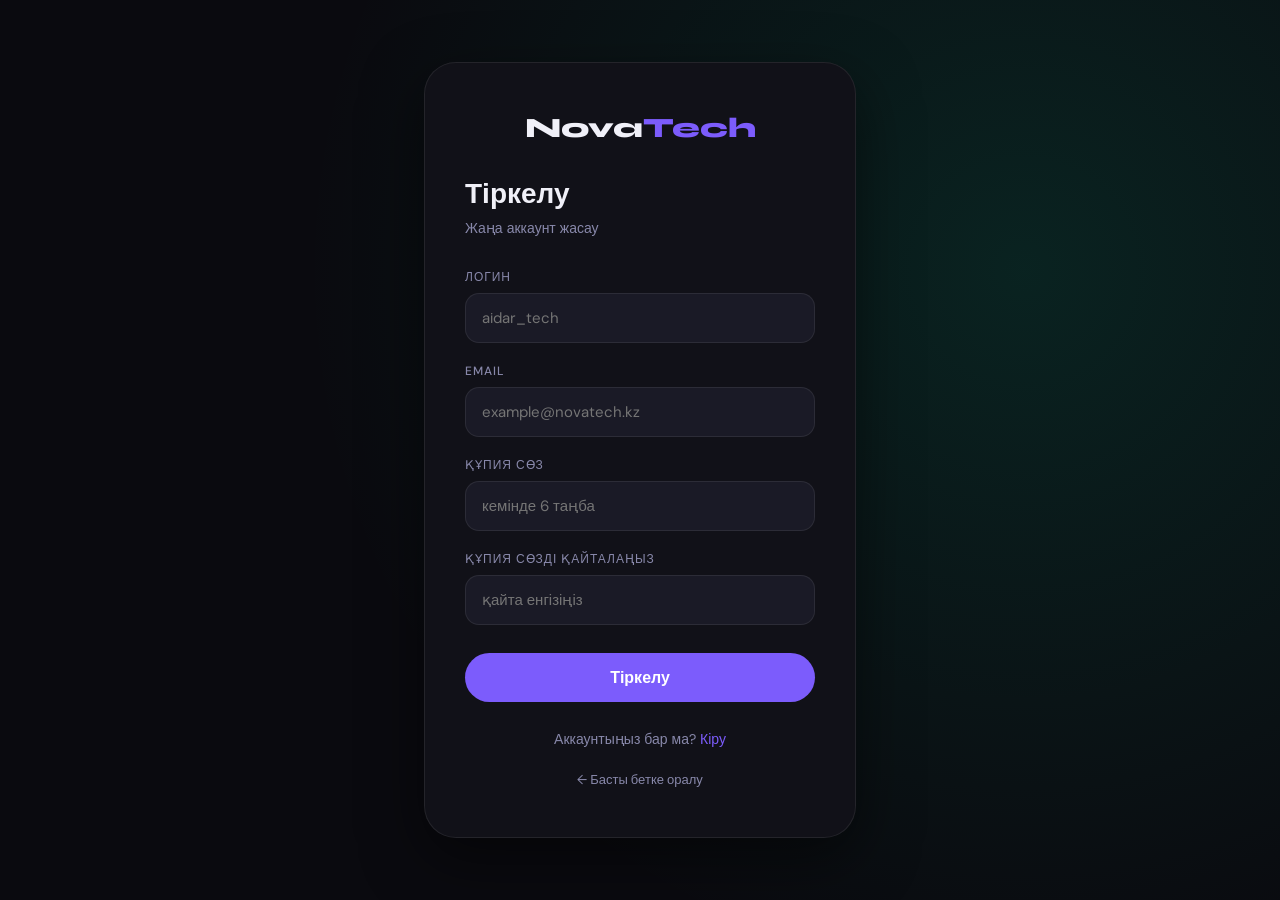
<file: register.html>
<!DOCTYPE html>
<html lang="kk">
<head>
  <meta charset="UTF-8">
  <meta name="viewport" content="width=device-width, initial-scale=1.0">
  <title>Тіркелу - NovaTech</title>
  <link rel="preconnect" href="https://fonts.googleapis.com">
  <link href="https://fonts.googleapis.com/css2?family=Syne:wght@400;600;700;800&family=DM+Sans:wght@300;400;500&display=swap" rel="stylesheet">
  <style>
    * {
      margin: 0;
      padding: 0;
      box-sizing: border-box;
    }

    body {
      font-family: 'DM Sans', sans-serif;
      background: #0a0a0f;
      color: #f0f0f8;
      min-height: 100vh;
      display: flex;
      align-items: center;
      justify-content: center;
      background-image: radial-gradient(circle at 80% 30%, rgba(6,214,160,0.12) 0%, transparent 60%);
    }

    .auth-container {
      width: 100%;
      max-width: 480px;
      padding: 24px;
    }

    .auth-card {
      background: #111118;
      border: 1px solid rgba(255,255,255,0.08);
      border-radius: 32px;
      padding: 48px 40px;
      backdrop-filter: blur(10px);
      box-shadow: 0 20px 60px rgba(0,0,0,0.5);
    }

    .logo {
      font-family: 'Syne', sans-serif;
      font-size: 28px;
      font-weight: 800;
      text-align: center;
      margin-bottom: 32px;
      display: block;
      color: #f0f0f8;
      text-decoration: none;
    }

    .logo span {
      color: #7c5cfc;
    }

    h2 {
      font-family: 'Syne', sans-serif;
      font-size: 28px;
      font-weight: 700;
      margin-bottom: 8px;
    }

    .sub {
      color: #8888aa;
      font-size: 14px;
      margin-bottom: 32px;
    }

    .form-group {
      margin-bottom: 20px;
    }

    label {
      display: block;
      font-size: 12px;
      font-weight: 500;
      text-transform: uppercase;
      letter-spacing: 1px;
      color: #8888aa;
      margin-bottom: 8px;
    }

    input {
      width: 100%;
      padding: 14px 16px;
      background: #1a1a26;
      border: 1px solid rgba(255,255,255,0.08);
      border-radius: 14px;
      font-family: 'DM Sans', sans-serif;
      font-size: 15px;
      color: #f0f0f8;
      transition: all 0.3s;
      outline: none;
    }

    input:focus {
      border-color: #7c5cfc;
      box-shadow: 0 0 0 3px rgba(124,92,252,0.2);
    }

    input.invalid {
      border-color: #f72585;
    }

    .error {
      color: #f72585;
      font-size: 12px;
      margin-top: 6px;
      display: block;
    }

    .btn-register {
      width: 100%;
      padding: 14px;
      background: #7c5cfc;
      border: none;
      border-radius: 40px;
      font-family: 'DM Sans', sans-serif;
      font-size: 16px;
      font-weight: 600;
      color: white;
      cursor: pointer;
      transition: all 0.3s;
      margin-top: 8px;
    }

    .btn-register:hover {
      background: #a78bfa;
      transform: translateY(-2px);
    }

    .login-link {
      text-align: center;
      margin-top: 28px;
      font-size: 14px;
      color: #8888aa;
    }

    .login-link a {
      color: #7c5cfc;
      text-decoration: none;
    }

    .back-link {
      text-align: center;
      margin-top: 20px;
    }

    .back-link a {
      color: #8888aa;
      font-size: 13px;
      text-decoration: none;
    }
  </style>
</head>
<body>
<div class="auth-container">
  <div class="auth-card">
    <a href="index.html" class="logo">Nova<span>Tech</span></a>
    <h2>Тіркелу</h2>
    <p class="sub">Жаңа аккаунт жасау</p>

    <form id="registerForm">
      <div class="form-group">
        <label>Логин</label>
        <input type="text" id="regUsername" placeholder="aidar_tech">
        <span class="error" id="usernameError"></span>
      </div>

      <div class="form-group">
        <label>Email</label>
        <input type="email" id="regEmail" placeholder="example@novatech.kz">
        <span class="error" id="emailError"></span>
      </div>

      <div class="form-group">
        <label>Құпия сөз</label>
        <input type="password" id="regPassword" placeholder="кемінде 6 таңба">
        <span class="error" id="passwordError"></span>
      </div>

      <div class="form-group">
        <label>Құпия сөзді қайталаңыз</label>
        <input type="password" id="regConfirmPassword" placeholder="қайта енгізіңіз">
        <span class="error" id="confirmError"></span>
      </div>

      <button type="submit" class="btn-register">Тіркелу</button>
    </form>

    <div class="login-link">
      Аккаунтыңыз бар ма? <a href="auth.html">Кіру</a>
    </div>
    <div class="back-link">
      <a href="index.html">← Басты бетке оралу</a>
    </div>
  </div>
</div>

<script>
  const registerForm = document.getElementById('registerForm');
  const regUsername = document.getElementById('regUsername');
  const regEmail = document.getElementById('regEmail');
  const regPassword = document.getElementById('regPassword');
  const regConfirmPassword = document.getElementById('regConfirmPassword');
  
  const usernameError = document.getElementById('usernameError');
  const emailError = document.getElementById('emailError');
  const passwordError = document.getElementById('passwordError');
  const confirmError = document.getElementById('confirmError');

  function validateForm() {
    let isValid = true;
    
    usernameError.textContent = '';
    emailError.textContent = '';
    passwordError.textContent = '';
    confirmError.textContent = '';
    
    regUsername.classList.remove('invalid');
    regEmail.classList.remove('invalid');
    regPassword.classList.remove('invalid');
    regConfirmPassword.classList.remove('invalid');

    const username = regUsername.value.trim();
    if (!username || username.length < 3) {
      usernameError.textContent = 'Логин кемінде 3 таңба болуы керек';
      regUsername.classList.add('invalid');
      isValid = false;
    }

    const email = regEmail.value.trim();
    const emailRegex = /^[^\s@]+@[^\s@]+\.[^\s@]+$/;
    if (!email || !emailRegex.test(email)) {
      emailError.textContent = 'Дұрыс email енгізіңіз';
      regEmail.classList.add('invalid');
      isValid = false;
    }

    const password = regPassword.value.trim();
    if (!password || password.length < 6) {
      passwordError.textContent = 'Құпия сөз кемінде 6 таңба болуы керек';
      regPassword.classList.add('invalid');
      isValid = false;
    }

    const confirm = regConfirmPassword.value.trim();
    if (password !== confirm) {
      confirmError.textContent = 'Құпия сөздер сәйкес келмейді';
      regConfirmPassword.classList.add('invalid');
      isValid = false;
    }

    return isValid;
  }

  function handleRegister(e) {
    e.preventDefault();
    
    if (!validateForm()) return;

    const username = regUsername.value.trim();
    const email = regEmail.value.trim();
    const password = regPassword.value.trim();

    // Бар пайдаланушыларды алу
    const users = JSON.parse(localStorage.getItem('novatech_users') || '[]');

    // Email немесе логин бойынша тексеру
    const userExists = users.some(user => user.email === email || user.username === username);
    
    if (userExists) {
      emailError.textContent = 'Бұл email немесе логин бос емес';
      regEmail.classList.add('invalid');
      regUsername.classList.add('invalid');
      return;
    }

    // Жаңа пайдаланушыны қосу
    users.push({
      username: username,
      email: email,
      password: password,
      createdAt: new Date().toISOString()
    });

    localStorage.setItem('novatech_users', JSON.stringify(users));
    
    // Автоматты түрде кіргізу
    localStorage.setItem('novatech_logged_in', 'true');
    localStorage.setItem('novatech_user', JSON.stringify({
      username: username,
      email: email
    }));

    window.location.href = 'index.html';
  }

  registerForm.addEventListener('submit', handleRegister);
</script>
</body>
</html>
</file>
<file: style.css>
/* ========== RESET & BASE ========== */
*, *::before, *::after { box-sizing: border-box; margin: 0; padding: 0; }

:root {
  --bg: #0a0a0f;
  --bg2: #111118;
  --bg3: #16161f;
  --card: #1a1a26;
  --border: rgba(255,255,255,0.08);
  --border2: rgba(255,255,255,0.14);
  --text: #f0f0f8;
  --muted: #8888aa;
  --accent: #7c5cfc;
  --accent2: #a78bfa;
  --accent3: #06d6a0;
  --warn: #f72585;
  --gold: #fbbf24;
  --font-head: 'Syne', sans-serif;
  --font-body: 'DM Sans', sans-serif;
  --r: 16px;
  --r-sm: 10px;
  --shadow: 0 4px 40px rgba(124,92,252,0.15);
}

html { scroll-behavior: smooth; }

body {
  font-family: var(--font-body);
  background: var(--bg);
  color: var(--text);
  overflow-x: hidden;
  line-height: 1.6;
}

a { text-decoration: none; color: inherit; }
ul { list-style: none; }
img { max-width: 100%; }

.container {
  max-width: 1180px;
  margin: 0 auto;
  padding: 0 24px;
}

/* ========== NAVBAR ========== */
#navbar {
  position: fixed;
  top: 0; left: 0; right: 0;
  z-index: 999;
  transition: all 0.4s ease;
}

#navbar.scrolled {
  background: rgba(10,10,15,0.92);
  backdrop-filter: blur(20px);
  border-bottom: 1px solid var(--border);
}

.nav-inner {
  max-width: 1180px;
  margin: 0 auto;
  padding: 20px 24px;
  display: flex;
  align-items: center;
  gap: 40px;
}

.logo {
  font-family: var(--font-head);
  font-size: 24px;
  font-weight: 800;
  color: var(--text);
}
.logo span { color: var(--accent); }

.nav-links {
  display: flex;
  gap: 32px;
  margin-left: auto;
}

.nav-links a {
  font-size: 15px;
  color: var(--muted);
  transition: color 0.3s;
  font-weight: 400;
}
.nav-links a:hover { color: var(--text); }

.btn-nav {
  padding: 10px 24px;
  background: var(--accent);
  border-radius: 50px;
  font-size: 14px;
  font-weight: 500;
  color: #fff;
  transition: all 0.3s;
  white-space: nowrap;
}
.btn-nav:hover {
  background: var(--accent2);
  transform: translateY(-1px);
  box-shadow: 0 8px 24px rgba(124,92,252,0.4);
}

.burger {
  display: none;
  flex-direction: column;
  gap: 5px;
  background: none;
  border: none;
  cursor: pointer;
  padding: 4px;
  margin-left: auto;
}
.burger span {
  display: block;
  width: 24px;
  height: 2px;
  background: var(--text);
  border-radius: 2px;
  transition: all 0.3s;
}

.mobile-menu {
  display: none;
  flex-direction: column;
  padding: 16px 24px 20px;
  background: var(--bg2);
  border-top: 1px solid var(--border);
}
.mobile-menu a {
  padding: 12px 0;
  color: var(--muted);
  font-size: 16px;
  border-bottom: 1px solid var(--border);
  transition: color 0.3s;
}
.mobile-menu a:last-child { border-bottom: none; }
.mobile-menu a:hover { color: var(--text); }
.mobile-menu.open { display: flex; }

/* ========== HERO ========== */
.hero {
  min-height: 100vh;
  display: flex;
  align-items: center;
  position: relative;
  overflow: hidden;
  padding: 120px 24px 80px;
  max-width: 1180px;
  margin: 0 auto;
  gap: 60px;
}

.hero-bg {
  position: fixed;
  inset: 0;
  z-index: -1;
  pointer-events: none;
}

.orb {
  position: absolute;
  border-radius: 50%;
  filter: blur(80px);
  opacity: 0.35;
  animation: float 8s ease-in-out infinite;
}
.orb1 {
  width: 500px; height: 500px;
  background: radial-gradient(circle, #7c5cfc, transparent);
  top: -100px; left: -100px;
  animation-delay: 0s;
}
.orb2 {
  width: 400px; height: 400px;
  background: radial-gradient(circle, #06d6a0, transparent);
  bottom: -50px; right: 10%;
  animation-delay: 3s;
}
.orb3 {
  width: 300px; height: 300px;
  background: radial-gradient(circle, #f72585, transparent);
  top: 50%; left: 50%;
  animation-delay: 5s;
  opacity: 0.2;
}

@keyframes float {
  0%, 100% { transform: translateY(0) scale(1); }
  50% { transform: translateY(-30px) scale(1.05); }
}

.grid-lines {
  position: absolute;
  inset: 0;
  background-image:
    linear-gradient(rgba(255,255,255,0.03) 1px, transparent 1px),
    linear-gradient(90deg, rgba(255,255,255,0.03) 1px, transparent 1px);
  background-size: 60px 60px;
}

.hero-content {
  flex: 1;
  max-width: 600px;
}

.hero-badge {
  display: inline-flex;
  align-items: center;
  gap: 8px;
  background: rgba(124,92,252,0.15);
  border: 1px solid rgba(124,92,252,0.3);
  border-radius: 50px;
  padding: 8px 18px;
  font-size: 13px;
  font-weight: 500;
  color: var(--accent2);
  margin-bottom: 28px;
  animation: fadeUp 0.6s ease both;
}

.hero-title {
  font-family: var(--font-head);
  font-size: clamp(42px, 6vw, 72px);
  font-weight: 800;
  line-height: 1.08;
  letter-spacing: -2px;
  margin-bottom: 24px;
  animation: fadeUp 0.6s 0.1s ease both;
}

.gradient-text {
  background: linear-gradient(135deg, var(--accent) 0%, var(--accent3) 100%);
  -webkit-background-clip: text;
  -webkit-text-fill-color: transparent;
  background-clip: text;
}

.hero-sub {
  font-size: 18px;
  color: var(--muted);
  max-width: 480px;
  line-height: 1.7;
  margin-bottom: 36px;
  animation: fadeUp 0.6s 0.2s ease both;
}

.hero-cta {
  display: flex;
  gap: 16px;
  flex-wrap: wrap;
  margin-bottom: 56px;
  animation: fadeUp 0.6s 0.3s ease both;
}

.btn-primary {
  padding: 16px 32px;
  background: var(--accent);
  border-radius: 50px;
  font-size: 16px;
  font-weight: 500;
  color: #fff;
  transition: all 0.3s;
  display: inline-block;
}
.btn-primary:hover {
  background: var(--accent2);
  transform: translateY(-2px);
  box-shadow: 0 12px 32px rgba(124,92,252,0.45);
}

.btn-ghost {
  padding: 16px 32px;
  border: 1px solid var(--border2);
  border-radius: 50px;
  font-size: 16px;
  font-weight: 400;
  color: var(--text);
  transition: all 0.3s;
  display: inline-block;
}
.btn-ghost:hover {
  border-color: var(--accent);
  color: var(--accent2);
  background: rgba(124,92,252,0.08);
}

.hero-stats {
  display: flex;
  align-items: center;
  gap: 32px;
  animation: fadeUp 0.6s 0.4s ease both;
}

.stat { text-align: left; }
.stat-num {
  font-family: var(--font-head);
  font-size: 36px;
  font-weight: 800;
  color: var(--text);
}
.stat span { font-size: 28px; font-weight: 700; color: var(--accent); }
.stat p { font-size: 13px; color: var(--muted); margin-top: 2px; }
.stat-divider { width: 1px; height: 40px; background: var(--border2); }

/* Hero Visual */
.hero-visual {
  flex: 1;
  max-width: 500px;
  position: relative;
  animation: fadeUp 0.8s 0.2s ease both;
}

.mockup-window {
  background: var(--card);
  border-radius: 20px;
  border: 1px solid var(--border);
  overflow: hidden;
  box-shadow: 0 32px 80px rgba(0,0,0,0.5), 0 0 0 1px var(--border);
}

.mockup-bar {
  background: var(--bg3);
  padding: 14px 16px;
  display: flex;
  align-items: center;
  gap: 8px;
  border-bottom: 1px solid var(--border);
}
.dot { width: 12px; height: 12px; border-radius: 50%; }
.dot.red { background: #ff5f57; }
.dot.yellow { background: #ffbd2e; }
.dot.green { background: #28c840; }
.mockup-url {
  flex: 1;
  text-align: center;
  background: var(--bg);
  border-radius: 6px;
  padding: 5px 12px;
  font-size: 12px;
  color: var(--muted);
  margin: 0 16px;
}

.mockup-body { padding: 20px; }

.mock-nav {
  height: 12px;
  background: var(--bg3);
  border-radius: 4px;
  margin-bottom: 20px;
}

.mock-hero {
  background: linear-gradient(135deg, rgba(124,92,252,0.2), rgba(6,214,160,0.1));
  border-radius: 12px;
  padding: 24px;
  margin-bottom: 16px;
  border: 1px solid rgba(124,92,252,0.15);
}
.mock-title { height: 16px; background: rgba(255,255,255,0.2); border-radius: 4px; width: 70%; margin-bottom: 10px; }
.mock-sub { height: 10px; background: rgba(255,255,255,0.1); border-radius: 4px; width: 90%; margin-bottom: 8px; }
.mock-btn { height: 32px; background: var(--accent); border-radius: 20px; width: 120px; margin-top: 16px; }

.mock-cards { display: flex; gap: 10px; }
.mock-card {
  flex: 1;
  height: 60px;
  border-radius: 10px;
  border: 1px solid var(--border);
}
.c1 { background: rgba(124,92,252,0.15); }
.c2 { background: rgba(6,214,160,0.15); }
.c3 { background: rgba(247,37,133,0.15); }

.float-badge {
  position: absolute;
  background: var(--card);
  border: 1px solid var(--border2);
  border-radius: 50px;
  padding: 10px 18px;
  font-size: 13px;
  font-weight: 500;
  white-space: nowrap;
  box-shadow: 0 8px 24px rgba(0,0,0,0.3);
  animation: floatBadge 4s ease-in-out infinite;
}
.fb1 { bottom: -20px; left: -30px; animation-delay: 0s; }
.fb2 { top: 20px; right: -30px; animation-delay: 2s; color: var(--accent3); }

@keyframes floatBadge {
  0%, 100% { transform: translateY(0); }
  50% { transform: translateY(-10px); }
}

@keyframes fadeUp {
  from { opacity: 0; transform: translateY(30px); }
  to { opacity: 1; transform: translateY(0); }
}

/* ========== SECTIONS COMMON ========== */
.section-label {
  display: inline-block;
  font-size: 12px;
  font-weight: 600;
  text-transform: uppercase;
  letter-spacing: 3px;
  color: var(--accent);
  margin-bottom: 12px;
  padding: 6px 16px;
  background: rgba(124,92,252,0.1);
  border-radius: 50px;
  border: 1px solid rgba(124,92,252,0.2);
}

.section-header {
  text-align: center;
  margin-bottom: 64px;
}

.section-header h2 {
  font-family: var(--font-head);
  font-size: clamp(32px, 4vw, 52px);
  font-weight: 800;
  letter-spacing: -1.5px;
  margin-bottom: 16px;
  line-height: 1.1;
}

.section-header p {
  color: var(--muted);
  font-size: 18px;
  max-width: 540px;
  margin: 0 auto;
}

.accent { color: var(--accent2); }

/* ========== ABOUT ========== */
.about {
  padding: 120px 0;
  background: var(--bg2);
}

.about-grid {
  display: grid;
  grid-template-columns: 1fr 1fr;
  gap: 80px;
  align-items: center;
}

.about-img-wrap {
  position: relative;
  height: 460px;
}

.about-img-bg {
  position: absolute;
  inset: 0;
  background: linear-gradient(135deg, rgba(124,92,252,0.2) 0%, rgba(6,214,160,0.1) 100%);
  border-radius: 24px;
  border: 1px solid var(--border);
}

.about-img-card {
  position: absolute;
  bottom: 40px;
  left: 50%;
  transform: translateX(-50%);
  background: var(--card);
  border-radius: 20px;
  padding: 28px 40px;
  border: 1px solid var(--border2);
  text-align: center;
  box-shadow: var(--shadow);
}

.team-avatars {
  display: flex;
  justify-content: center;
  gap: -8px;
  margin-bottom: 12px;
}

.avatar {
  width: 52px; height: 52px;
  border-radius: 50%;
  display: flex;
  align-items: center;
  justify-content: center;
  font-family: var(--font-head);
  font-weight: 700;
  font-size: 14px;
  color: #fff;
  margin-left: -10px;
  border: 3px solid var(--bg2);
}
.a1 { background: var(--accent); margin-left: 0; }
.a2 { background: var(--accent3); }
.a3 { background: var(--warn); }
.a4 { background: var(--gold); color: #111; }

.team-label { font-size: 14px; color: var(--muted); }

.about-badge-float {
  position: absolute;
  top: 30px;
  right: -20px;
  background: var(--accent);
  border-radius: 20px;
  padding: 16px 24px;
  text-align: center;
  box-shadow: 0 12px 32px rgba(124,92,252,0.4);
}
.badge-num { display: block; font-family: var(--font-head); font-size: 32px; font-weight: 800; color: #fff; }
.badge-txt { font-size: 12px; color: rgba(255,255,255,0.8); }

.about-text h2 {
  font-family: var(--font-head);
  font-size: clamp(28px, 3.5vw, 44px);
  font-weight: 800;
  letter-spacing: -1.5px;
  line-height: 1.1;
  margin-bottom: 20px;
}

.about-text > p {
  color: var(--muted);
  font-size: 17px;
  line-height: 1.7;
  margin-bottom: 40px;
}

.about-features { display: flex; flex-direction: column; gap: 24px; }

.feature-item {
  display: flex;
  gap: 16px;
  align-items: flex-start;
}

.feature-icon {
  font-size: 24px;
  width: 52px; height: 52px;
  background: var(--bg3);
  border-radius: 14px;
  display: flex;
  align-items: center;
  justify-content: center;
  border: 1px solid var(--border);
  flex-shrink: 0;
}

.feature-item h4 { font-size: 16px; font-weight: 600; margin-bottom: 4px; }
.feature-item p { font-size: 14px; color: var(--muted); }

/* ========== SERVICES ========== */
.services {
  padding: 120px 0;
  background: var(--bg);
}

.services-grid {
  display: grid;
  grid-template-columns: repeat(3, 1fr);
  gap: 24px;
}

.service-card {
  background: var(--card);
  border-radius: 24px;
  padding: 36px 32px;
  border: 1px solid var(--border);
  position: relative;
  transition: all 0.4s ease;
  overflow: hidden;
}

.service-card::before {
  content: '';
  position: absolute;
  inset: 0;
  background: linear-gradient(135deg, rgba(124,92,252,0.06) 0%, transparent 60%);
  opacity: 0;
  transition: opacity 0.4s;
}

.service-card:hover {
  transform: translateY(-6px);
  border-color: rgba(124,92,252,0.3);
  box-shadow: 0 20px 60px rgba(124,92,252,0.15);
}
.service-card:hover::before { opacity: 1; }

.service-card.featured {
  background: linear-gradient(135deg, rgba(124,92,252,0.15) 0%, rgba(6,214,160,0.05) 100%);
  border-color: rgba(124,92,252,0.35);
  grid-row: span 1;
}

.featured-label {
  position: absolute;
  top: 20px; right: 20px;
  background: var(--accent);
  color: #fff;
  font-size: 11px;
  font-weight: 600;
  padding: 4px 12px;
  border-radius: 50px;
  text-transform: uppercase;
  letter-spacing: 1px;
}

.service-icon {
  font-size: 36px;
  margin-bottom: 20px;
  display: block;
}

.service-card h3 {
  font-family: var(--font-head);
  font-size: 22px;
  font-weight: 700;
  margin-bottom: 12px;
}

.service-card > p {
  color: var(--muted);
  font-size: 15px;
  line-height: 1.65;
  margin-bottom: 24px;
}

.service-list {
  display: flex;
  flex-direction: column;
  gap: 8px;
  margin-bottom: 28px;
}

.service-list li {
  font-size: 14px;
  color: var(--muted);
  padding-left: 4px;
}
.service-list li::before { content: ''; }

.service-btn {
  font-size: 14px;
  font-weight: 600;
  color: var(--accent2);
  display: inline-flex;
  align-items: center;
  gap: 6px;
  transition: gap 0.3s;
}
.service-btn:hover { gap: 12px; }

/* ========== PRICING ========== */
.pricing {
  padding: 120px 0;
  background: var(--bg2);
}

.pricing-toggle {
  display: flex;
  align-items: center;
  justify-content: center;
  gap: 14px;
  margin-top: 28px;
}

.toggle-opt {
  font-size: 15px;
  color: var(--muted);
  cursor: pointer;
  transition: color 0.3s;
}
.toggle-opt.active { color: var(--text); font-weight: 500; }
.toggle-opt em { font-style: normal; color: var(--accent3); font-size: 13px; }

.toggle-switch {
  width: 48px; height: 26px;
  background: var(--bg3);
  border-radius: 50px;
  border: 1px solid var(--border2);
  cursor: pointer;
  position: relative;
  transition: background 0.3s;
}
.toggle-switch.on { background: var(--accent); }
.toggle-knob {
  position: absolute;
  top: 3px; left: 3px;
  width: 18px; height: 18px;
  background: #fff;
  border-radius: 50%;
  transition: transform 0.3s;
}
.toggle-switch.on .toggle-knob { transform: translateX(22px); }

.pricing-grid {
  display: grid;
  grid-template-columns: repeat(3, 1fr);
  gap: 24px;
  align-items: start;
}

.price-card {
  background: var(--card);
  border-radius: 24px;
  padding: 40px 36px;
  border: 1px solid var(--border);
  position: relative;
  transition: all 0.4s;
}

.price-card:hover {
  transform: translateY(-4px);
  box-shadow: 0 20px 60px rgba(0,0,0,0.3);
}

.price-card.popular {
  background: linear-gradient(135deg, rgba(124,92,252,0.18) 0%, rgba(124,92,252,0.06) 100%);
  border: 2px solid var(--accent);
  transform: scale(1.04);
}
.price-card.popular:hover { transform: scale(1.04) translateY(-4px); }

.popular-badge {
  position: absolute;
  top: -14px; left: 50%; transform: translateX(-50%);
  background: var(--accent);
  color: #fff;
  font-size: 12px;
  font-weight: 600;
  padding: 5px 18px;
  border-radius: 50px;
  white-space: nowrap;
}

.price-tier {
  font-family: var(--font-head);
  font-size: 14px;
  font-weight: 700;
  text-transform: uppercase;
  letter-spacing: 2px;
  color: var(--muted);
  margin-bottom: 20px;
}

.price-amount {
  display: flex;
  align-items: baseline;
  gap: 4px;
  margin-bottom: 8px;
}

.currency { font-size: 24px; font-weight: 700; color: var(--muted); margin-top: 6px; }
.price-num { font-family: var(--font-head); font-size: 42px; font-weight: 800; color: var(--text); }
.price-period { font-size: 14px; color: var(--muted); }

.price-desc { font-size: 14px; color: var(--muted); margin-bottom: 32px; }

.price-features {
  display: flex;
  flex-direction: column;
  gap: 12px;
  margin-bottom: 36px;
}

.price-features li {
  font-size: 15px;
  color: var(--muted);
}
.price-features li:has(✓) { color: var(--text); }

.btn-price {
  display: block;
  text-align: center;
  padding: 14px;
  border-radius: 50px;
  font-size: 15px;
  font-weight: 500;
  border: 1px solid var(--border2);
  color: var(--text);
  transition: all 0.3s;
}
.btn-price:hover {
  border-color: var(--accent);
  color: var(--accent2);
  background: rgba(124,92,252,0.1);
}

.btn-price.popular-btn {
  background: var(--accent);
  border-color: var(--accent);
  color: #fff;
}
.btn-price.popular-btn:hover {
  background: var(--accent2);
  box-shadow: 0 8px 24px rgba(124,92,252,0.4);
}

/* ========== TESTIMONIALS ========== */
.testimonials {
  padding: 120px 0;
  background: var(--bg);
}

.testi-grid {
  display: grid;
  grid-template-columns: repeat(3, 1fr);
  gap: 24px;
}

.testi-card {
  background: var(--card);
  border-radius: 24px;
  padding: 36px;
  border: 1px solid var(--border);
  transition: all 0.4s;
}
.testi-card:hover {
  transform: translateY(-4px);
  border-color: var(--border2);
}

.testi-card.featured-testi {
  background: linear-gradient(135deg, rgba(124,92,252,0.12), rgba(6,214,160,0.06));
  border-color: rgba(124,92,252,0.25);
}

.stars { color: var(--gold); font-size: 18px; margin-bottom: 16px; letter-spacing: 2px; }

.testi-card > p {
  font-size: 16px;
  line-height: 1.7;
  color: var(--muted);
  margin-bottom: 28px;
  font-style: italic;
}

.testi-author { display: flex; align-items: center; gap: 14px; }
.testi-avatar {
  width: 48px; height: 48px;
  border-radius: 50%;
  background: var(--accent);
  display: flex;
  align-items: center;
  justify-content: center;
  font-family: var(--font-head);
  font-weight: 700;
  font-size: 14px;
  color: #fff;
  flex-shrink: 0;
}
.testi-author strong { display: block; font-size: 15px; }
.testi-author span { font-size: 13px; color: var(--muted); }

/* ========== CONTACT ========== */
.contact {
  padding: 120px 0;
  background: var(--bg2);
}

.contact-grid {
  display: grid;
  grid-template-columns: 1fr 1.4fr;
  gap: 80px;
  align-items: start;
}

.contact-info h2 {
  font-family: var(--font-head);
  font-size: clamp(28px, 3vw, 42px);
  font-weight: 800;
  letter-spacing: -1.5px;
  margin-bottom: 16px;
}

.contact-info > p {
  color: var(--muted);
  font-size: 17px;
  line-height: 1.7;
  margin-bottom: 40px;
}

.contact-details { display: flex; flex-direction: column; gap: 20px; margin-bottom: 36px; }

.contact-item {
  display: flex;
  gap: 16px;
  align-items: flex-start;
}

.contact-icon {
  font-size: 20px;
  width: 48px; height: 48px;
  background: var(--bg3);
  border-radius: 14px;
  display: flex;
  align-items: center;
  justify-content: center;
  border: 1px solid var(--border);
  flex-shrink: 0;
}

.contact-item span { display: block; font-size: 12px; color: var(--muted); text-transform: uppercase; letter-spacing: 1px; margin-bottom: 4px; }
.contact-item a, .contact-item p { font-size: 15px; color: var(--text); transition: color 0.3s; }
.contact-item a:hover { color: var(--accent2); }

.social-links { display: flex; gap: 10px; }
.social-btn {
  padding: 10px 20px;
  background: var(--bg3);
  border: 1px solid var(--border);
  border-radius: 50px;
  font-size: 13px;
  font-weight: 500;
  color: var(--muted);
  transition: all 0.3s;
}
.social-btn:hover { border-color: var(--accent); color: var(--accent2); background: rgba(124,92,252,0.1); }

/* FORM */
.contact-form-wrap {
  background: var(--card);
  border-radius: 28px;
  padding: 48px;
  border: 1px solid var(--border);
  position: relative;
}

.contact-form h3 {
  font-family: var(--font-head);
  font-size: 24px;
  font-weight: 700;
  margin-bottom: 32px;
}

.form-row { display: grid; grid-template-columns: 1fr 1fr; gap: 16px; }

.form-group { display: flex; flex-direction: column; gap: 8px; margin-bottom: 20px; }

.form-group label { font-size: 13px; font-weight: 500; color: var(--muted); text-transform: uppercase; letter-spacing: 0.8px; }

.form-group input,
.form-group select,
.form-group textarea {
  background: var(--bg3);
  border: 1px solid var(--border);
  border-radius: var(--r-sm);
  padding: 14px 16px;
  font-family: var(--font-body);
  font-size: 15px;
  color: var(--text);
  transition: all 0.3s;
  outline: none;
  -webkit-appearance: none;
  appearance: none;
  width: 100%;
}

.form-group input::placeholder,
.form-group textarea::placeholder { color: var(--muted); opacity: 0.6; }

.form-group input:focus,
.form-group select:focus,
.form-group textarea:focus {
  border-color: var(--accent);
  background: rgba(124,92,252,0.06);
  box-shadow: 0 0 0 3px rgba(124,92,252,0.12);
}

.form-group select option { background: var(--bg2); color: var(--text); }

.form-group textarea { resize: vertical; min-height: 120px; }

.err { font-size: 12px; color: var(--warn); height: 16px; display: block; }

.form-group input.invalid,
.form-group select.invalid {
  border-color: var(--warn);
  box-shadow: 0 0 0 3px rgba(247,37,133,0.1);
}

.btn-submit {
  width: 100%;
  padding: 16px;
  background: var(--accent);
  border: none;
  border-radius: 50px;
  font-family: var(--font-body);
  font-size: 16px;
  font-weight: 600;
  color: #fff;
  cursor: pointer;
  transition: all 0.3s;
  position: relative;
}
.btn-submit:hover {
  background: var(--accent2);
  transform: translateY(-2px);
  box-shadow: 0 12px 32px rgba(124,92,252,0.45);
}
.btn-submit:active { transform: scale(0.98); }
.btn-submit:disabled { opacity: 0.7; cursor: not-allowed; transform: none; }

.form-success {
  display: none;
  text-align: center;
  padding: 40px 20px;
}
.form-success.show { display: block; animation: fadeUp 0.5s ease; }
.success-icon {
  width: 64px; height: 64px;
  background: rgba(6,214,160,0.15);
  border-radius: 50%;
  display: flex;
  align-items: center;
  justify-content: center;
  font-size: 28px;
  color: var(--accent3);
  margin: 0 auto 16px;
  border: 1px solid rgba(6,214,160,0.3);
}
.form-success h4 { font-family: var(--font-head); font-size: 22px; margin-bottom: 8px; }
.form-success p { color: var(--muted); }

/* ========== FOOTER ========== */
.footer {
  padding: 80px 0 0;
  background: var(--bg3);
  border-top: 1px solid var(--border);
}

.footer-grid {
  display: grid;
  grid-template-columns: 2fr 1fr 1fr 1fr;
  gap: 48px;
  padding-bottom: 60px;
}

.footer-brand p {
  color: var(--muted);
  font-size: 14px;
  line-height: 1.7;
  margin-top: 12px;
  margin-bottom: 24px;
  max-width: 280px;
}

.footer-socials { display: flex; gap: 10px; }
.footer-socials a {
  width: 40px; height: 40px;
  background: var(--bg);
  border: 1px solid var(--border);
  border-radius: 10px;
  display: flex;
  align-items: center;
  justify-content: center;
  font-size: 13px;
  font-weight: 600;
  color: var(--muted);
  transition: all 0.3s;
}
.footer-socials a:hover { border-color: var(--accent); color: var(--accent2); background: rgba(124,92,252,0.1); }

.footer-col h4 {
  font-family: var(--font-head);
  font-size: 14px;
  font-weight: 700;
  text-transform: uppercase;
  letter-spacing: 1.5px;
  color: var(--text);
  margin-bottom: 20px;
}

.footer-col ul { display: flex; flex-direction: column; gap: 12px; }
.footer-col ul li a,
.footer-col ul li {
  font-size: 14px;
  color: var(--muted);
  transition: color 0.3s;
}
.footer-col ul li a:hover { color: var(--accent2); }

.footer-bottom {
  border-top: 1px solid var(--border);
  padding: 24px 0;
  display: flex;
  align-items: center;
  justify-content: space-between;
  font-size: 13px;
  color: var(--muted);
}
.footer-bottom div { display: flex; gap: 24px; }
.footer-bottom a { color: var(--muted); transition: color 0.3s; }
.footer-bottom a:hover { color: var(--text); }

/* ========== SCROLL TOP ========== */
.scroll-top {
  position: fixed;
  bottom: 32px; right: 32px;
  width: 48px; height: 48px;
  background: var(--accent);
  border: none;
  border-radius: 14px;
  color: #fff;
  font-size: 20px;
  cursor: pointer;
  transition: all 0.3s;
  opacity: 0;
  pointer-events: none;
  z-index: 888;
  display: flex;
  align-items: center;
  justify-content: center;
}
.scroll-top.visible { opacity: 1; pointer-events: all; }
.scroll-top:hover { background: var(--accent2); transform: translateY(-3px); box-shadow: 0 8px 24px rgba(124,92,252,0.4); }

/* ========== ANIMATIONS ========== */
.reveal {
  opacity: 0;
  transform: translateY(40px);
  transition: opacity 0.7s ease, transform 0.7s ease;
}
.reveal.visible {
  opacity: 1;
  transform: translateY(0);
}

/* ========== RESPONSIVE ========== */
@media (max-width: 1024px) {
  .services-grid { grid-template-columns: repeat(2, 1fr); }
  .about-grid { grid-template-columns: 1fr; }
  .about-visual { display: none; }
  .footer-grid { grid-template-columns: 1fr 1fr; gap: 32px; }
}

@media (max-width: 768px) {
  .nav-links, .btn-nav { display: none; }
  .burger { display: flex; }

  .hero {
    flex-direction: column;
    padding: 100px 24px 60px;
    text-align: center;
    gap: 40px;
  }
  .hero-content { max-width: 100%; }
  .hero-badge { margin: 0 auto 24px; }
  .hero-cta { justify-content: center; }
  .hero-stats { justify-content: center; }
  .hero-visual { width: 100%; max-width: 360px; margin: 0 auto; }
  .fb1, .fb2 { display: none; }

  .services-grid { grid-template-columns: 1fr; }
  .pricing-grid { grid-template-columns: 1fr; }
  .price-card.popular { transform: scale(1); }
  .testi-grid { grid-template-columns: 1fr; }
  .contact-grid { grid-template-columns: 1fr; gap: 40px; }
  .form-row { grid-template-columns: 1fr; }
  .footer-grid { grid-template-columns: 1fr; }
  .footer-bottom { flex-direction: column; gap: 16px; text-align: center; }
  .contact-form-wrap { padding: 28px 20px; }
  .about-features { gap: 16px; }
}

@media (max-width: 480px) {
  .hero-stats { gap: 20px; }
  .stat-num { font-size: 28px; }
  .pricing-grid { gap: 16px; }
}
</file>
